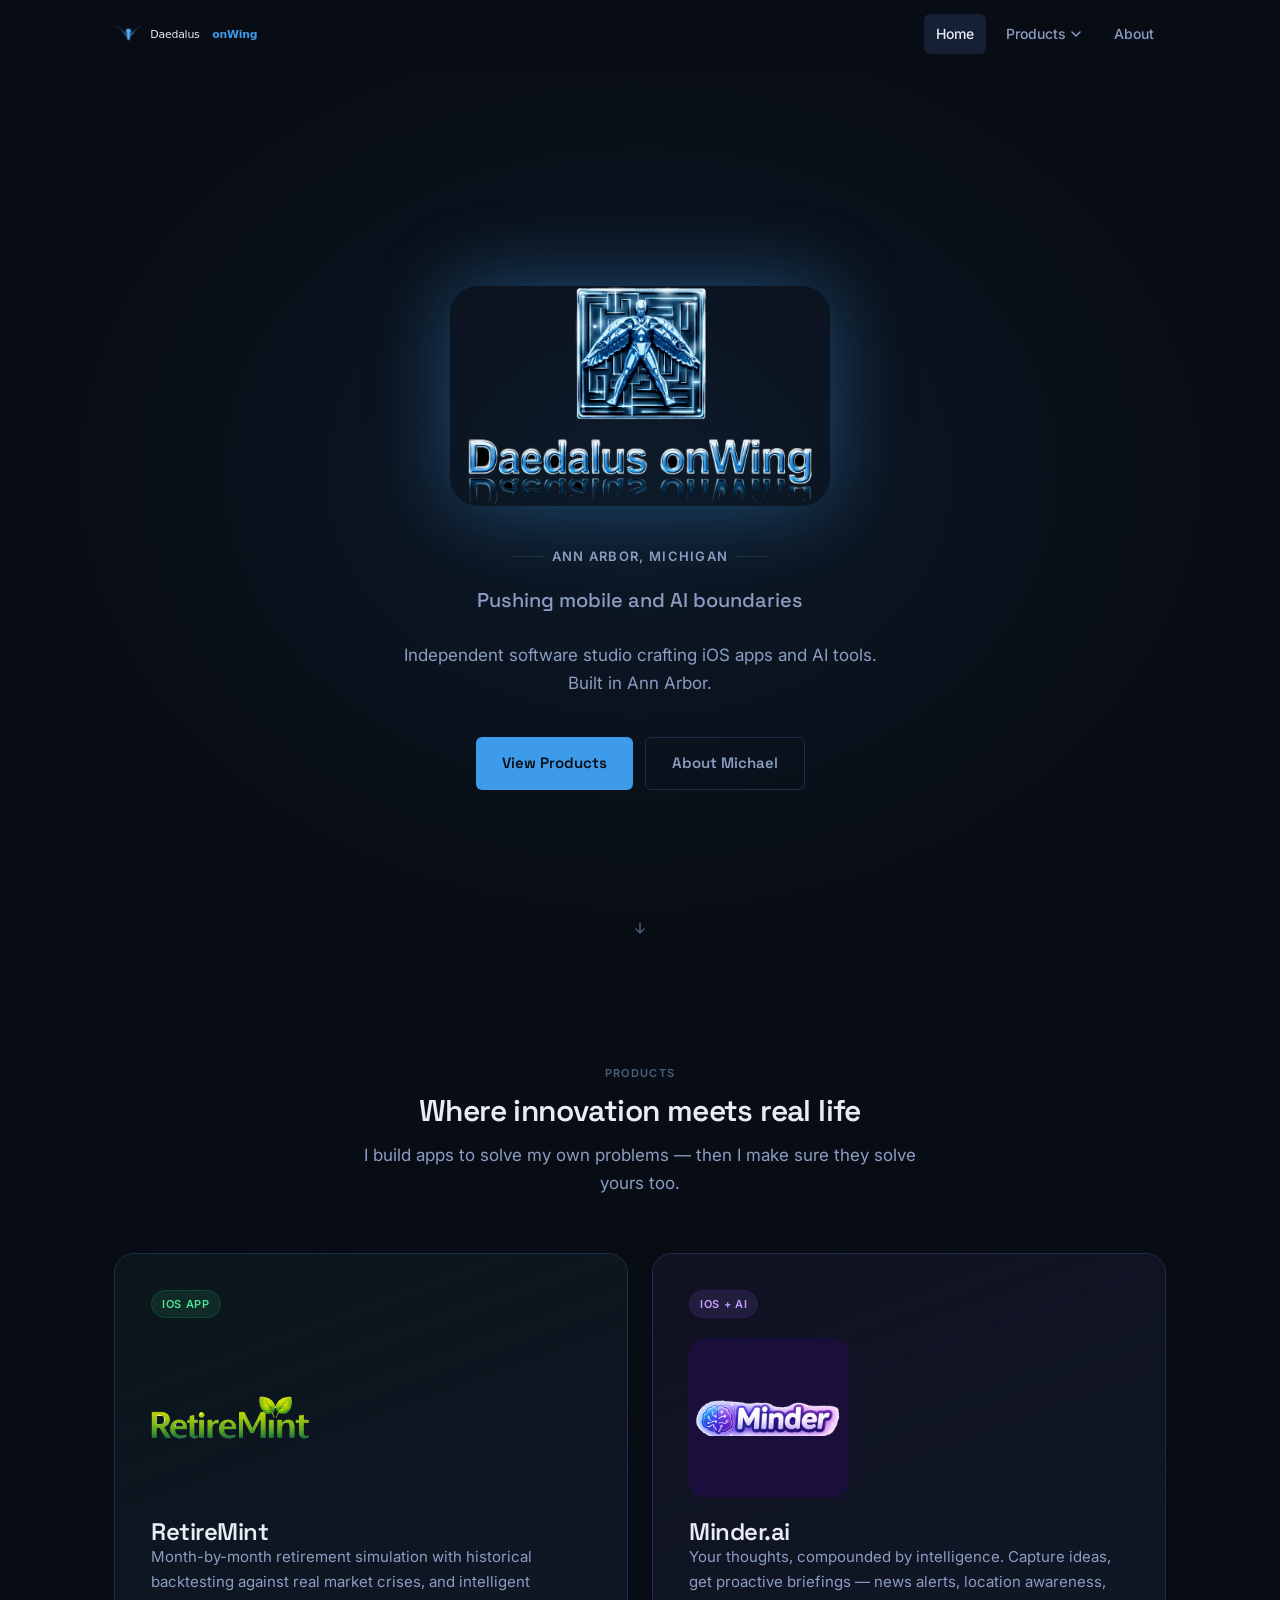
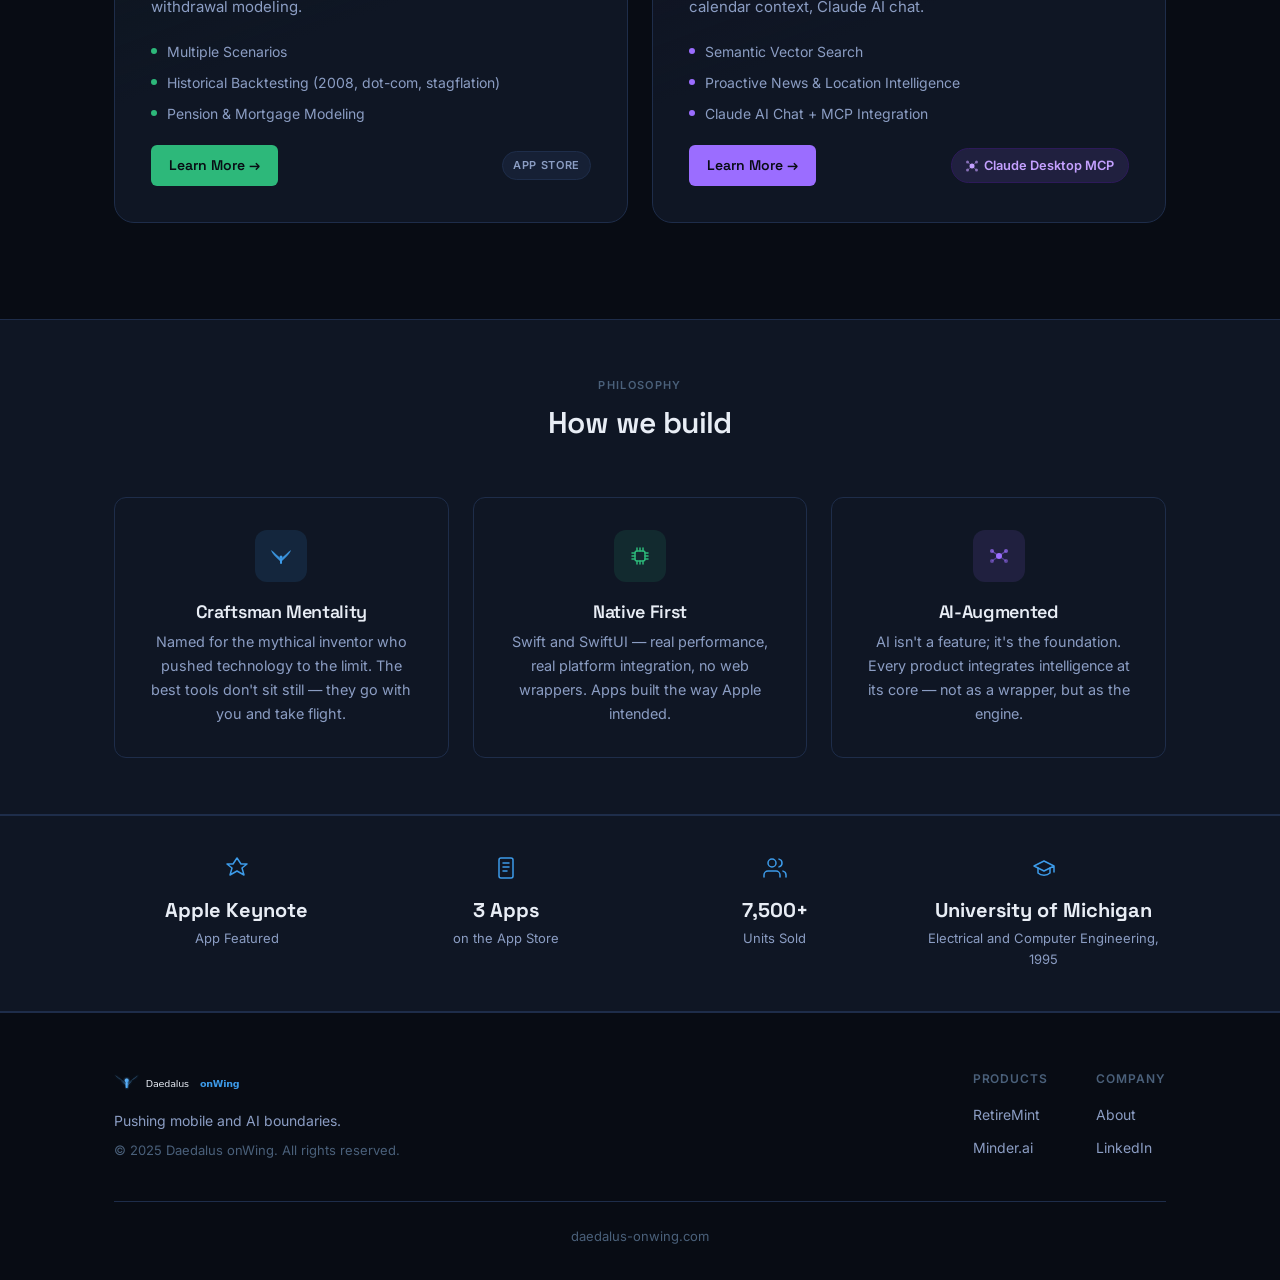
<file: index.html>
<!DOCTYPE html>
<html lang="en">
<head>
  <meta charset="UTF-8">
  <meta name="viewport" content="width=device-width, initial-scale=1.0">
  <title>Daedalus onWing — Pushing Mobile and AI Boundaries</title>
  <meta name="description" content="Independent software studio crafting iOS apps and AI tools. Home of RetireMint and Minder.ai. Built in Ann Arbor. Featured at Apple.">
  <meta property="og:type" content="website">
  <meta property="og:title" content="Daedalus onWing — Pushing Mobile and AI Boundaries">
  <meta property="og:description" content="Independent software studio crafting iOS apps and AI tools. Home of RetireMint and Minder.ai.">
  <meta property="og:url" content="https://daedalus-onwing.com/">
  <link rel="preconnect" href="https://fonts.googleapis.com">
  <link rel="preconnect" href="https://fonts.gstatic.com" crossorigin>
  <link href="https://fonts.googleapis.com/css2?family=Inter:wght@300;400;500;600;700&family=Space+Grotesk:wght@400;500;600;700&display=swap" rel="stylesheet">
  <link rel="stylesheet" href="/assets/css/main.css">
  <!-- Google tag (gtag.js) -->
  <script async src="https://www.googletagmanager.com/gtag/js?id=G-F9FZLNC073"></script>
  <script>
    window.dataLayer = window.dataLayer || [];
    function gtag(){dataLayer.push(arguments);}
    gtag('js', new Date());
    gtag('config', 'G-F9FZLNC073');
  </script>
</head>
<body>

<!-- ── Navigation ── -->
<nav class="nav" id="nav">
  <div class="nav-inner container">
    <a href="/index.html" class="nav-logo">
      <img src="/assets/svg/logo-daedalus.svg" alt="Daedalus onWing" height="32" width="160">
    </a>
    <ul class="nav-links">
      <li><a href="/index.html" class="nav-link active">Home</a></li>
      <li class="nav-item-dropdown">
        <button class="nav-link nav-dropdown-trigger" aria-expanded="false" aria-haspopup="true">
          Products
          <svg width="12" height="12" viewBox="0 0 12 12" fill="none">
            <path d="M2 4l4 4 4-4" stroke="currentColor" stroke-width="1.5" stroke-linecap="round" stroke-linejoin="round"/>
          </svg>
        </button>
        <div class="nav-dropdown">
          <a href="/products/retiremint.html" class="nav-dropdown-item">
            <img src="/assets/svg/logo-retiremint.svg" height="22" width="110" alt="">
            <div>
              <strong>RetireMint</strong>
              <span>Retirement planning simulator</span>
            </div>
          </a>
          <div class="nav-dropdown-divider"></div>
          <a href="/products/minder-ai.html" class="nav-dropdown-item">
            <img src="/assets/svg/logo-minder.svg" height="22" width="100" alt="">
            <div>
              <strong>Minder.ai</strong>
              <span>Proactive knowledge intelligence</span>
            </div>
          </a>
        </div>
      </li>
      <li><a href="/about.html" class="nav-link">About</a></li>
    </ul>
    <button class="nav-hamburger" aria-label="Open menu" aria-expanded="false">
      <span></span><span></span><span></span>
    </button>
  </div>
  <div class="nav-mobile-drawer">
    <a href="/index.html" class="nav-mobile-link">Home</a>
    <div class="nav-mobile-label">Products</div>
    <a href="/products/retiremint.html" class="nav-mobile-link nav-mobile-link--sub">RetireMint</a>
    <a href="/products/minder-ai.html"  class="nav-mobile-link nav-mobile-link--sub">Minder.ai</a>
    <a href="/about.html" class="nav-mobile-link">About</a>
  </div>
</nav>

<main style="padding-top: 68px;">

  <!-- ── Hero ── -->
  <section class="hero hero-glow-brand">
    <div class="hero-content">
      <div class="hero-logo-box animate-in">
        <img src="/assets/images/hero-daedalus2.png"
             alt="Daedalus onWing" class="hero-logo">
      </div>
      <div class="hero-eyebrow animate-in" style="--delay:100ms">Ann Arbor, Michigan</div>
      <p class="hero-tagline animate-in" style="--delay:240ms">
        Pushing mobile and AI boundaries
      </p>
      <p class="hero-desc animate-in" style="--delay:300ms">
        Independent software studio crafting iOS apps and AI tools.<br>
        Built in Ann Arbor.
      </p>
      <div class="hero-cta animate-in" style="--delay:380ms">
        <a href="#products" class="btn btn-primary">View Products</a>
        <a href="/about.html" class="btn btn-ghost">About Michael</a>
      </div>
    </div>
    <div class="scroll-indicator">
      <svg width="16" height="16" viewBox="0 0 16 16" fill="none">
        <path d="M8 3v10M4 9l4 4 4-4" stroke="currentColor" stroke-width="1.5" stroke-linecap="round" stroke-linejoin="round"/>
      </svg>
    </div>
  </section>

  <!-- ── Products ── -->
  <section class="section" id="products">
    <div class="container">
      <div class="section-header animate-in">
        <span class="section-label">Products</span>
        <h2>Where innovation meets real life</h2>
        <p>I build apps to solve my own problems — then I make sure they solve yours too.</p>
      </div>

      <div class="products-grid">
        <!-- RetireMint -->
        <div class="product-card product-card-mint animate-in" style="--delay:80ms">
          <div class="product-card-header">
            <span class="badge badge-mint">iOS App</span>
          </div>
          <img src="/assets/images/retiremint-logo.png"
               alt="RetireMint" class="product-logo"
               width="160" height="160"
               style="border-radius: 16px;">
          <div>
            <h3>RetireMint</h3>
            <p>Month-by-month retirement simulation with historical backtesting against real market crises, and intelligent withdrawal modeling.</p>
          </div>
          <div class="product-features">
            <div class="product-feature">
              <span class="product-feature-dot dot-mint"></span>
              Multiple Scenarios
            </div>
            <div class="product-feature">
              <span class="product-feature-dot dot-mint"></span>
              Historical Backtesting (2008, dot-com, stagflation)
            </div>
            <div class="product-feature">
              <span class="product-feature-dot dot-mint"></span>
              Pension &amp; Mortgage Modeling
            </div>
          </div>
          <div class="product-card-footer">
            <a href="/products/retiremint.html" class="btn btn-sm btn-mint">Learn More →</a>
            <span class="badge badge-neutral">App Store</span>
          </div>
        </div>

        <!-- Minder.ai -->
        <div class="product-card product-card-mind animate-in" style="--delay:160ms">
          <div class="product-card-header">
            <span class="badge badge-mind">iOS + AI</span>
          </div>
          <img src="/assets/images/minder-appname.png"
               alt="Minder.ai" class="product-logo"
               width="160" height="160"
               style="border-radius: 16px; object-fit: contain; background: #1a0f3a; padding: 6px;">
          <div>
            <h3>Minder.ai</h3>
            <p>Your thoughts, compounded by intelligence. Capture ideas, get proactive briefings — news alerts, location awareness, calendar context, Claude AI chat.</p>
          </div>
          <div class="product-features">
            <div class="product-feature">
              <span class="product-feature-dot dot-mind"></span>
              Semantic Vector Search
            </div>
            <div class="product-feature">
              <span class="product-feature-dot dot-mind"></span>
              Proactive News &amp; Location Intelligence
            </div>
            <div class="product-feature">
              <span class="product-feature-dot dot-mind"></span>
              Claude AI Chat + MCP Integration
            </div>
          </div>
          <div class="product-card-footer">
            <a href="/products/minder-ai.html" class="btn btn-sm btn-mind">Learn More →</a>
            <span class="mcp-pill">
              <svg width="12" height="12" viewBox="0 0 12 12" fill="none">
                <circle cx="6" cy="6" r="2.5" fill="currentColor"/>
                <circle cx="1.5" cy="2" r="1.5" fill="currentColor" opacity="0.6"/>
                <circle cx="10.5" cy="2" r="1.5" fill="currentColor" opacity="0.6"/>
                <circle cx="1.5" cy="10" r="1.5" fill="currentColor" opacity="0.6"/>
                <circle cx="10.5" cy="10" r="1.5" fill="currentColor" opacity="0.6"/>
                <line x1="6" y1="6" x2="1.5" y2="2" stroke="currentColor" stroke-width="0.8" opacity="0.5"/>
                <line x1="6" y1="6" x2="10.5" y2="2" stroke="currentColor" stroke-width="0.8" opacity="0.5"/>
                <line x1="6" y1="6" x2="1.5" y2="10" stroke="currentColor" stroke-width="0.8" opacity="0.5"/>
                <line x1="6" y1="6" x2="10.5" y2="10" stroke="currentColor" stroke-width="0.8" opacity="0.5"/>
              </svg>
              Claude Desktop MCP
            </span>
          </div>
        </div>
      </div>
    </div>
  </section>

  <!-- ── Studio Philosophy ── -->
  <section class="section-sm" style="background: var(--surface); border-top: 1px solid var(--border); border-bottom: 1px solid var(--border);">
    <div class="container">
      <div class="section-header animate-in">
        <span class="section-label">Philosophy</span>
        <h2>How we build</h2>
      </div>
      <div class="philosophy-grid">
        <div class="philosophy-card animate-in" style="--delay:60ms">
          <div class="philosophy-icon">
            <!-- Wing icon -->
            <svg width="24" height="24" viewBox="0 0 24 24" fill="none">
              <path d="M12 18C8 14 3 10 2 6c3 2 7 6 10 9z" fill="currentColor" opacity="0.9"/>
              <path d="M12 18c4-4 9-8 10-12-3 2-7 6-10 9z" fill="currentColor" opacity="0.9"/>
              <rect x="11" y="14" width="2" height="6" rx="1" fill="currentColor"/>
              <circle cx="12" cy="13" r="1.5" fill="currentColor"/>
            </svg>
          </div>
          <h3>Craftsman Mentality</h3>
          <p>Named for the mythical inventor who pushed technology to the limit. The best tools don't sit still — they go with you and take flight.</p>
        </div>
        <div class="philosophy-card animate-in" style="--delay:140ms">
          <div class="philosophy-icon" style="background: var(--mint-glow); color: var(--mint);">
            <!-- Chip icon -->
            <svg width="24" height="24" viewBox="0 0 24 24" fill="none">
              <rect x="7" y="7" width="10" height="10" rx="2" stroke="currentColor" stroke-width="1.5"/>
              <path d="M9 4v3M12 4v3M15 4v3M9 17v3M12 17v3M15 17v3M4 9h3M4 12h3M4 15h3M17 9h3M17 12h3M17 15h3" stroke="currentColor" stroke-width="1.5" stroke-linecap="round"/>
            </svg>
          </div>
          <h3>Native First</h3>
          <p>Swift and SwiftUI — real performance, real platform integration, no web wrappers. Apps built the way Apple intended.</p>
        </div>
        <div class="philosophy-card animate-in" style="--delay:220ms">
          <div class="philosophy-icon" style="background: var(--mind-glow); color: var(--mind);">
            <!-- Brain/nodes icon -->
            <svg width="24" height="24" viewBox="0 0 24 24" fill="none">
              <circle cx="12" cy="12" r="3" fill="currentColor"/>
              <circle cx="5" cy="7"  r="2" fill="currentColor" opacity="0.7"/>
              <circle cx="19" cy="7" r="2" fill="currentColor" opacity="0.7"/>
              <circle cx="5" cy="17" r="2" fill="currentColor" opacity="0.5"/>
              <circle cx="19" cy="17" r="2" fill="currentColor" opacity="0.5"/>
              <line x1="12" y1="12" x2="5"  y2="7"  stroke="currentColor" stroke-width="1.2" opacity="0.5"/>
              <line x1="12" y1="12" x2="19" y2="7"  stroke="currentColor" stroke-width="1.2" opacity="0.5"/>
              <line x1="12" y1="12" x2="5"  y2="17" stroke="currentColor" stroke-width="1.2" opacity="0.4"/>
              <line x1="12" y1="12" x2="19" y2="17" stroke="currentColor" stroke-width="1.2" opacity="0.4"/>
            </svg>
          </div>
          <h3>AI-Augmented</h3>
          <p>AI isn't a feature; it's the foundation. Every product integrates intelligence at its core — not as a wrapper, but as the engine.</p>
        </div>
      </div>
    </div>
  </section>

  <!-- ── Credibility Strip ── -->
  <section class="cred-strip">
    <div class="container">
      <div class="cred-grid">
        <div class="cred-item animate-in">
          <div class="cred-icon">
            <svg width="24" height="24" viewBox="0 0 24 24" fill="none">
              <path d="M12 2L8 8H2l5 4-2 7 7-4 7 4-2-7 5-4h-6z" stroke="currentColor" stroke-width="1.5" stroke-linejoin="round"/>
            </svg>
          </div>
          <div class="cred-value">Apple Keynote</div>
          <div class="cred-label">App Featured</div>
        </div>
        <div class="cred-item animate-in" style="--delay:80ms">
          <div class="cred-icon">
            <svg width="24" height="24" viewBox="0 0 24 24" fill="none">
              <rect x="5" y="2" width="14" height="20" rx="2" stroke="currentColor" stroke-width="1.5"/>
              <path d="M9 7h6M9 11h6M9 15h4" stroke="currentColor" stroke-width="1.5" stroke-linecap="round"/>
            </svg>
          </div>
          <div class="cred-value">3 Apps</div>
          <div class="cred-label">on the App Store</div>
        </div>
        <div class="cred-item animate-in" style="--delay:160ms">
          <div class="cred-icon">
            <svg width="24" height="24" viewBox="0 0 24 24" fill="none">
              <path d="M17 21v-2a4 4 0 0 0-4-4H5a4 4 0 0 0-4 4v2" stroke="currentColor" stroke-width="1.5" stroke-linecap="round"/>
              <circle cx="9" cy="7" r="4" stroke="currentColor" stroke-width="1.5"/>
              <path d="M23 21v-2a4 4 0 0 0-3-3.87M16 3.13a4 4 0 0 1 0 7.75" stroke="currentColor" stroke-width="1.5" stroke-linecap="round"/>
            </svg>
          </div>
          <div class="cred-value">7,500+</div>
          <div class="cred-label">Units Sold</div>
        </div>
        <div class="cred-item animate-in" style="--delay:240ms">
          <div class="cred-icon">
            <svg width="24" height="24" viewBox="0 0 24 24" fill="none">
              <path d="M22 10v6M2 10l10-5 10 5-10 5-10-5z" stroke="currentColor" stroke-width="1.5" stroke-linecap="round" stroke-linejoin="round"/>
              <path d="M6 12v5c3 3 9 3 12 0v-5" stroke="currentColor" stroke-width="1.5" stroke-linecap="round"/>
            </svg>
          </div>
          <div class="cred-value">University of Michigan</div>
          <div class="cred-label">Electrical and Computer Engineering, 1995</div>
        </div>
      </div>
    </div>
  </section>

</main>

<!-- ── Footer ── -->
<footer class="footer">
  <div class="container">
    <div class="footer-inner">
      <div class="footer-brand">
        <img src="/assets/svg/logo-daedalus.svg" alt="Daedalus onWing" height="28" width="140">
        <p class="footer-tagline">Pushing mobile and AI boundaries.</p>
        <p class="footer-copy">© 2025 Daedalus onWing. All rights reserved.</p>
      </div>
      <nav class="footer-nav">
        <div class="footer-col">
          <strong>Products</strong>
          <a href="/products/retiremint.html">RetireMint</a>
          <a href="/products/minder-ai.html">Minder.ai</a>
        </div>
        <div class="footer-col">
          <strong>Company</strong>
          <a href="/about.html">About</a>
          <a href="https://www.linkedin.com/in/MichaelASuarez" target="_blank" rel="noopener noreferrer">LinkedIn</a>
        </div>
      </nav>
    </div>
    <div class="footer-bottom">daedalus-onwing.com</div>
  </div>
</footer>

<script src="/assets/js/main.js"></script>
</body>
</html>
</file>
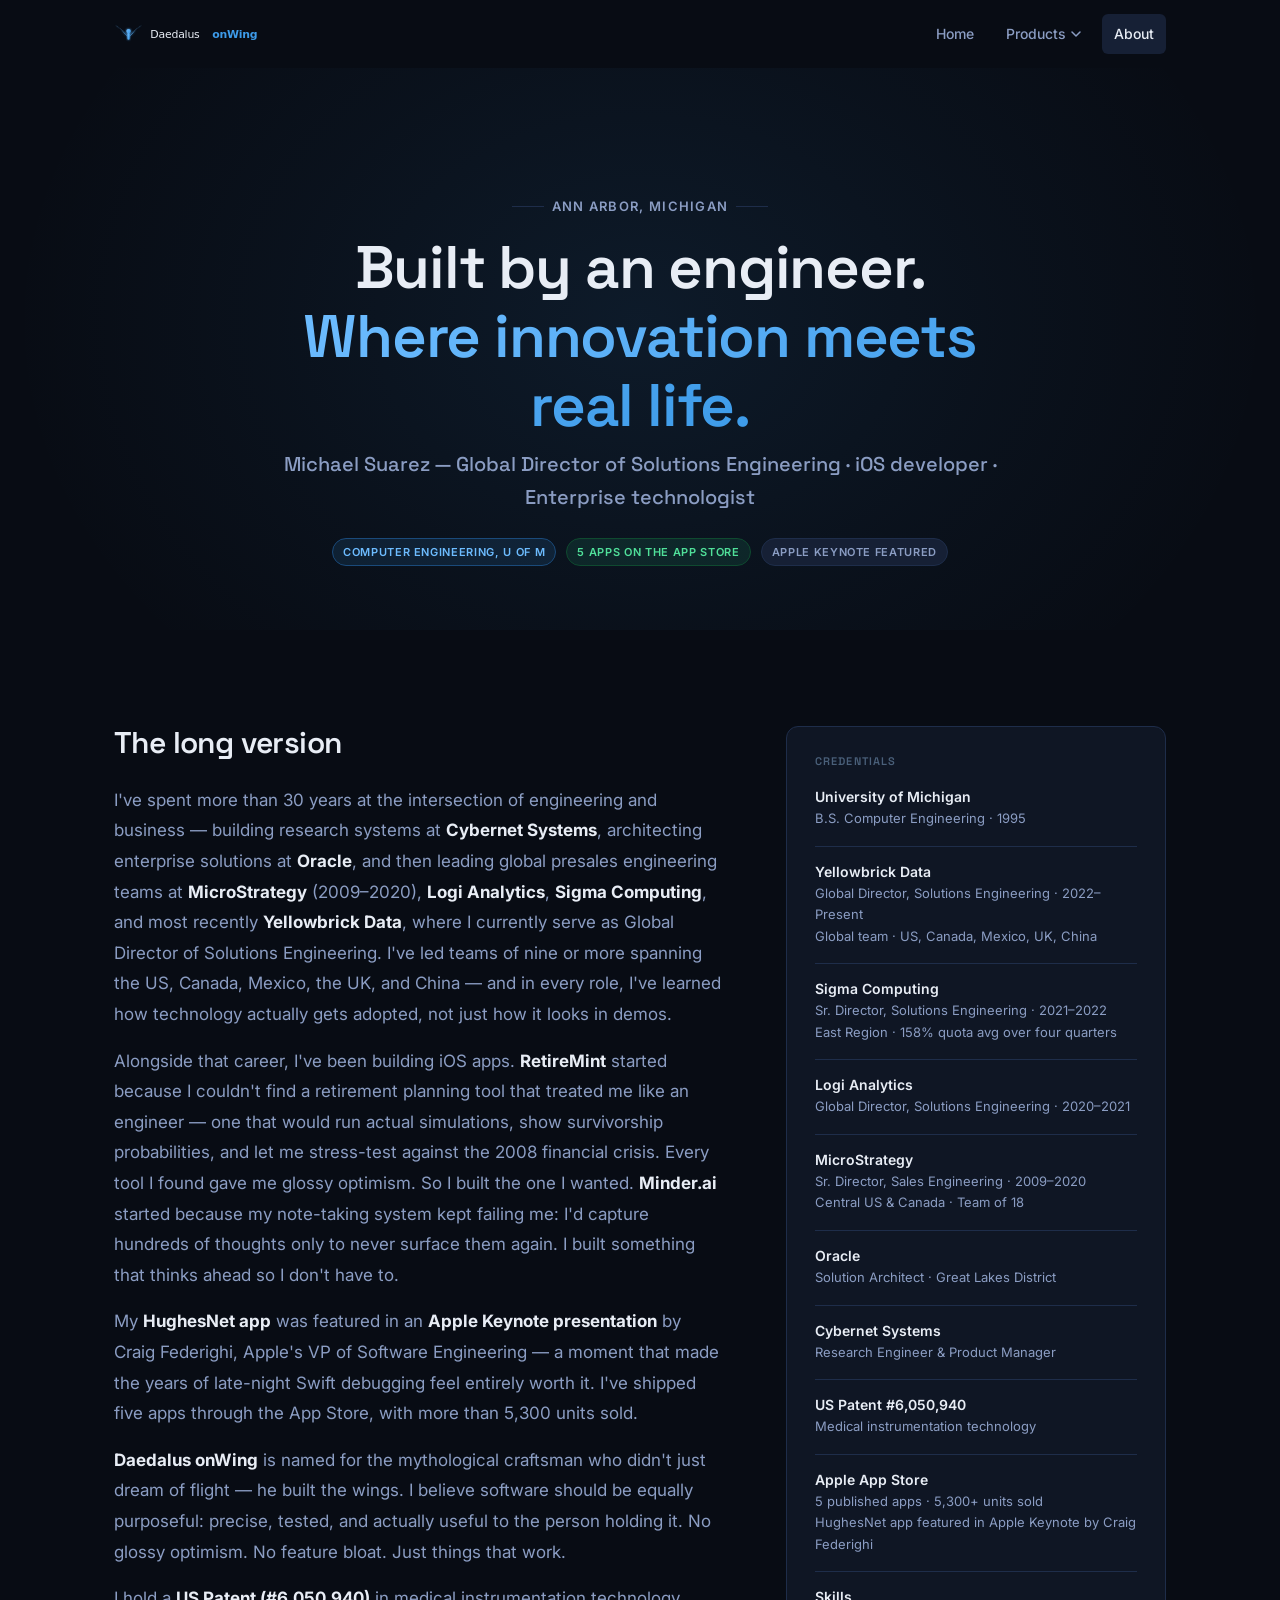
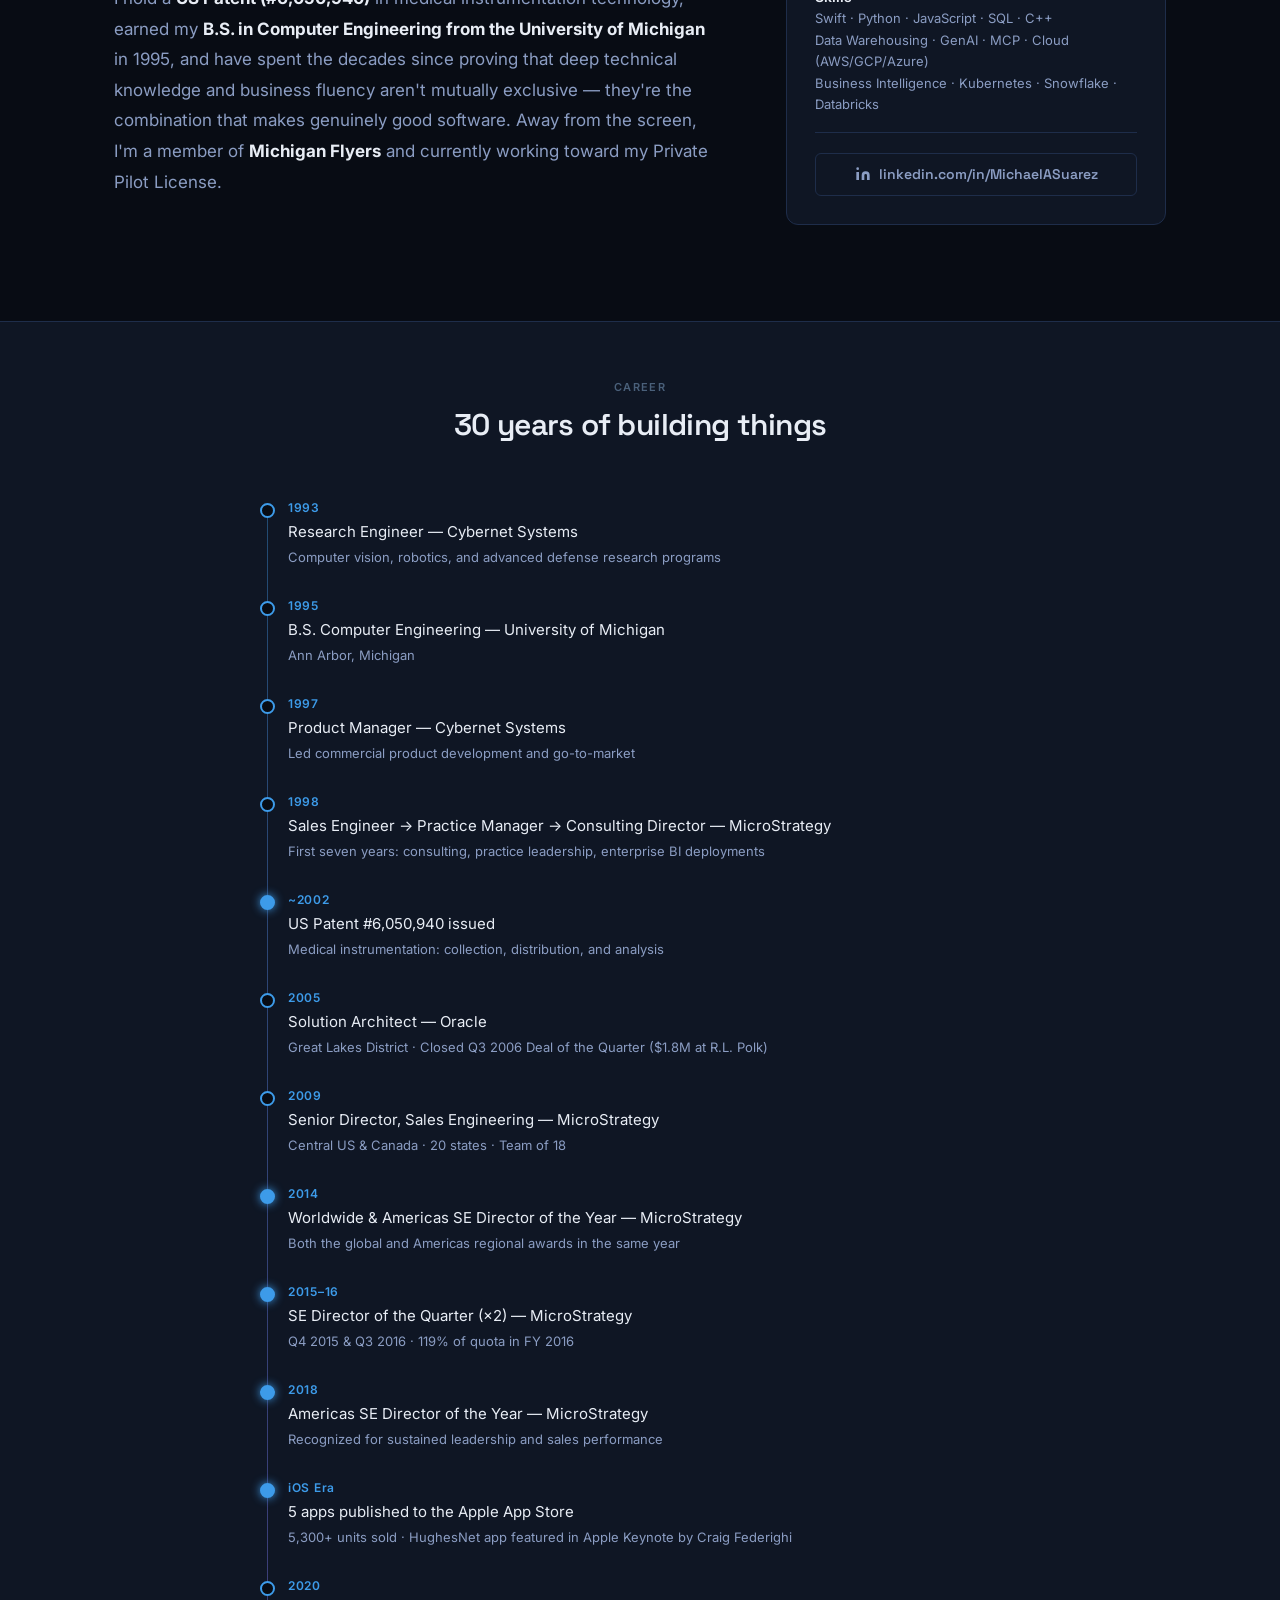
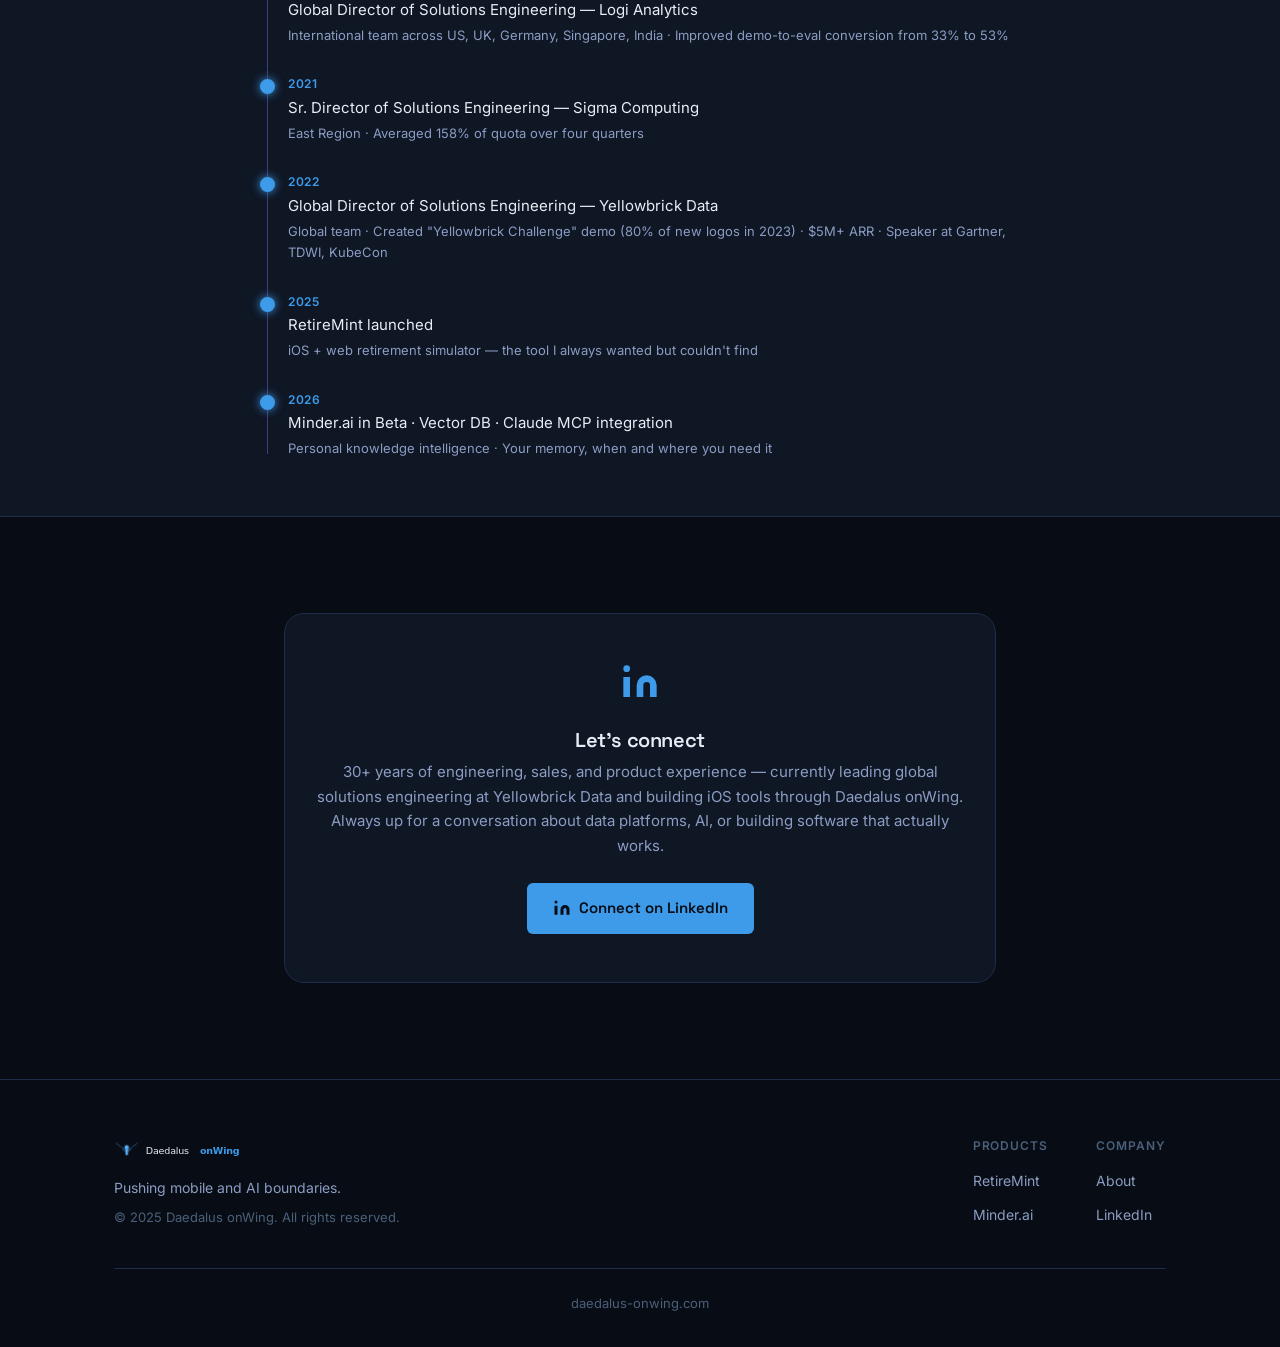
<file: about.html>
<!DOCTYPE html>
<html lang="en">
<head>
  <meta charset="UTF-8">
  <meta name="viewport" content="width=device-width, initial-scale=1.0">
  <title>About Michael Suarez — Daedalus onWing</title>
  <meta name="description" content="Michael Suarez is a global solutions engineering leader, iOS developer, and enterprise technologist based in Ann Arbor, Michigan. Currently Global Director of Solutions Engineering at Yellowbrick Data. Founder of Daedalus onWing.">
  <meta property="og:type" content="website">
  <meta property="og:title" content="About Michael Suarez — Daedalus onWing">
  <meta property="og:description" content="Solutions engineering leader and iOS developer. 30+ years at the intersection of engineering and business. Currently at Yellowbrick Data. Founder of Daedalus onWing.">
  <meta property="og:url" content="https://daedalus-onwing.com/about.html">
  <link rel="preconnect" href="https://fonts.googleapis.com">
  <link rel="preconnect" href="https://fonts.gstatic.com" crossorigin>
  <link href="https://fonts.googleapis.com/css2?family=Inter:wght@300;400;500;600;700&family=Space+Grotesk:wght@400;500;600;700&display=swap" rel="stylesheet">
  <link rel="stylesheet" href="/assets/css/main.css">
  <!-- Google tag (gtag.js) -->
  <script async src="https://www.googletagmanager.com/gtag/js?id=G-F9FZLNC073"></script>
  <script>
    window.dataLayer = window.dataLayer || [];
    function gtag(){dataLayer.push(arguments);}
    gtag('js', new Date());
    gtag('config', 'G-F9FZLNC073');
  </script>
</head>
<body>

<!-- ── Navigation ── -->
<nav class="nav" id="nav">
  <div class="nav-inner container">
    <a href="/index.html" class="nav-logo">
      <img src="/assets/svg/logo-daedalus.svg" alt="Daedalus onWing" height="32" width="160">
    </a>
    <ul class="nav-links">
      <li><a href="/index.html" class="nav-link">Home</a></li>
      <li class="nav-item-dropdown">
        <button class="nav-link nav-dropdown-trigger" aria-expanded="false" aria-haspopup="true">
          Products
          <svg width="12" height="12" viewBox="0 0 12 12" fill="none">
            <path d="M2 4l4 4 4-4" stroke="currentColor" stroke-width="1.5" stroke-linecap="round" stroke-linejoin="round"/>
          </svg>
        </button>
        <div class="nav-dropdown">
          <a href="/products/retiremint.html" class="nav-dropdown-item">
            <img src="/assets/svg/logo-retiremint.svg" height="22" width="110" alt="">
            <div>
              <strong>RetireMint</strong>
              <span>Retirement planning simulator</span>
            </div>
          </a>
          <div class="nav-dropdown-divider"></div>
          <a href="/products/minder-ai.html" class="nav-dropdown-item">
            <img src="/assets/svg/logo-minder.svg" height="22" width="100" alt="">
            <div>
              <strong>Minder.ai</strong>
              <span>Proactive knowledge intelligence</span>
            </div>
          </a>
        </div>
      </li>
      <li><a href="/about.html" class="nav-link active">About</a></li>
    </ul>
    <button class="nav-hamburger" aria-label="Open menu" aria-expanded="false">
      <span></span><span></span><span></span>
    </button>
  </div>
  <div class="nav-mobile-drawer">
    <a href="/index.html" class="nav-mobile-link">Home</a>
    <div class="nav-mobile-label">Products</div>
    <a href="/products/retiremint.html" class="nav-mobile-link nav-mobile-link--sub">RetireMint</a>
    <a href="/products/minder-ai.html"  class="nav-mobile-link nav-mobile-link--sub">Minder.ai</a>
    <a href="/about.html" class="nav-mobile-link">About</a>
  </div>
</nav>

<main style="padding-top: 68px;">

  <!-- ── Hero ── -->
  <section class="hero hero-glow-brand" style="min-height: 50vh; padding-bottom: 64px;">
    <div class="hero-content">
      <div class="hero-eyebrow animate-in">Ann Arbor, Michigan</div>
      <h1 class="animate-in" style="--delay:80ms">
        Built by an engineer.<br>
        <span class="grad-brand">Where innovation meets real life.</span>
      </h1>
      <p class="hero-tagline animate-in" style="--delay:160ms">
        Michael Suarez — Global Director of Solutions Engineering · iOS developer · Enterprise technologist
      </p>
      <div class="animate-in" style="--delay:240ms">
        <div style="display: flex; gap: 10px; justify-content: center; flex-wrap: wrap; margin-top: 8px;">
          <span class="badge badge-brand">Computer Engineering, U of M</span>
          <span class="badge badge-mint">5 Apps on the App Store</span>
          <span class="badge badge-neutral">Apple Keynote Featured</span>
        </div>
      </div>
    </div>
  </section>

  <!-- ── Bio + Credentials ── -->
  <section class="section">
    <div class="container">
      <div class="about-grid">

        <!-- Narrative bio -->
        <div class="about-bio animate-in">
          <h2>The long version</h2>

          <p>I've spent more than 30 years at the intersection of engineering and business — building research systems at <strong>Cybernet Systems</strong>, architecting enterprise solutions at <strong>Oracle</strong>, and then leading global presales engineering teams at <strong>MicroStrategy</strong> (2009–2020), <strong>Logi Analytics</strong>, <strong>Sigma Computing</strong>, and most recently <strong>Yellowbrick Data</strong>, where I currently serve as Global Director of Solutions Engineering. I've led teams of nine or more spanning the US, Canada, Mexico, the UK, and China — and in every role, I've learned how technology actually gets adopted, not just how it looks in demos.</p>

          <p>Alongside that career, I've been building iOS apps. <strong>RetireMint</strong> started because I couldn't find a retirement planning tool that treated me like an engineer — one that would run actual simulations, show survivorship probabilities, and let me stress-test against the 2008 financial crisis. Every tool I found gave me glossy optimism. So I built the one I wanted. <strong>Minder.ai</strong> started because my note-taking system kept failing me: I'd capture hundreds of thoughts only to never surface them again. I built something that thinks ahead so I don't have to.</p>

          <p>My <strong>HughesNet app</strong> was featured in an <strong>Apple Keynote presentation</strong> by Craig Federighi, Apple's VP of Software Engineering — a moment that made the years of late-night Swift debugging feel entirely worth it. I've shipped five apps through the App Store, with more than 5,300 units sold.</p>

          <p><strong>Daedalus onWing</strong> is named for the mythological craftsman who didn't just dream of flight — he built the wings. I believe software should be equally purposeful: precise, tested, and actually useful to the person holding it. No glossy optimism. No feature bloat. Just things that work.</p>

          <p>I hold a <strong>US Patent (#6,050,940)</strong> in medical instrumentation technology, earned my <strong>B.S. in Computer Engineering from the University of Michigan</strong> in 1995, and have spent the decades since proving that deep technical knowledge and business fluency aren't mutually exclusive — they're the combination that makes genuinely good software. Away from the screen, I'm a member of <strong>Michigan Flyers</strong> and currently working toward my Private Pilot License.</p>
        </div>

        <!-- Credentials panel -->
        <div class="credentials-panel animate-in" style="--delay:120ms">
          <h4>Credentials</h4>
          <div class="cred-list">

            <div class="cred-entry">
              <div class="cred-entry-title">University of Michigan</div>
              <div class="cred-entry-sub">B.S. Computer Engineering · 1995</div>
            </div>

            <div class="cred-divider"></div>

            <div class="cred-entry">
              <div class="cred-entry-title">Yellowbrick Data</div>
              <div class="cred-entry-sub">Global Director, Solutions Engineering · 2022–Present<br>Global team · US, Canada, Mexico, UK, China</div>
            </div>

            <div class="cred-divider"></div>

            <div class="cred-entry">
              <div class="cred-entry-title">Sigma Computing</div>
              <div class="cred-entry-sub">Sr. Director, Solutions Engineering · 2021–2022<br>East Region · 158% quota avg over four quarters</div>
            </div>

            <div class="cred-divider"></div>

            <div class="cred-entry">
              <div class="cred-entry-title">Logi Analytics</div>
              <div class="cred-entry-sub">Global Director, Solutions Engineering · 2020–2021</div>
            </div>

            <div class="cred-divider"></div>

            <div class="cred-entry">
              <div class="cred-entry-title">MicroStrategy</div>
              <div class="cred-entry-sub">Sr. Director, Sales Engineering · 2009–2020<br>Central US &amp; Canada · Team of 18</div>
            </div>

            <div class="cred-divider"></div>

            <div class="cred-entry">
              <div class="cred-entry-title">Oracle</div>
              <div class="cred-entry-sub">Solution Architect · Great Lakes District</div>
            </div>

            <div class="cred-divider"></div>

            <div class="cred-entry">
              <div class="cred-entry-title">Cybernet Systems</div>
              <div class="cred-entry-sub">Research Engineer &amp; Product Manager</div>
            </div>

            <div class="cred-divider"></div>

            <div class="cred-entry">
              <div class="cred-entry-title">US Patent #6,050,940</div>
              <div class="cred-entry-sub">Medical instrumentation technology</div>
            </div>

            <div class="cred-divider"></div>

            <div class="cred-entry">
              <div class="cred-entry-title">Apple App Store</div>
              <div class="cred-entry-sub">5 published apps · 5,300+ units sold<br>HughesNet app featured in Apple Keynote by Craig Federighi</div>
            </div>

            <div class="cred-divider"></div>

            <div class="cred-entry">
              <div class="cred-entry-title">Skills</div>
              <div class="cred-entry-sub">Swift · Python · JavaScript · SQL · C++<br>Data Warehousing · GenAI · MCP · Cloud (AWS/GCP/Azure)<br>Business Intelligence · Kubernetes · Snowflake · Databricks</div>
            </div>

            <div class="cred-divider"></div>

            <div style="padding-top: 4px;">
              <a href="https://www.linkedin.com/in/MichaelASuarez"
                 target="_blank" rel="noopener noreferrer"
                 class="btn btn-ghost btn-sm"
                 style="width: 100%; justify-content: center;">
                <svg width="16" height="16" viewBox="0 0 24 24" fill="currentColor">
                  <path d="M16 8a6 6 0 0 1 6 6v7h-4v-7a2 2 0 0 0-2-2 2 2 0 0 0-2 2v7h-4v-7a6 6 0 0 1 6-6zM2 9h4v12H2z"/>
                  <circle cx="4" cy="4" r="2"/>
                </svg>
                linkedin.com/in/MichaelASuarez
              </a>
            </div>

          </div>
        </div>

      </div>
    </div>
  </section>

  <!-- ── Timeline ── -->
  <section class="section-sm" style="background: var(--surface); border-top: 1px solid var(--border); border-bottom: 1px solid var(--border);">
    <div class="container">
      <div class="section-header animate-in">
        <span class="section-label">Career</span>
        <h2>30 years of building things</h2>
      </div>
      <div class="container-narrow" style="padding: 0;">
        <div class="timeline animate-in" style="--delay:80ms">

          <div class="timeline-item">
            <div class="timeline-dot"></div>
            <div class="timeline-year">1993</div>
            <div class="timeline-desc">Research Engineer — Cybernet Systems</div>
            <div class="timeline-sub">Computer vision, robotics, and advanced defense research programs</div>
          </div>

          <div class="timeline-item">
            <div class="timeline-dot"></div>
            <div class="timeline-year">1995</div>
            <div class="timeline-desc">B.S. Computer Engineering — University of Michigan</div>
            <div class="timeline-sub">Ann Arbor, Michigan</div>
          </div>

          <div class="timeline-item">
            <div class="timeline-dot"></div>
            <div class="timeline-year">1997</div>
            <div class="timeline-desc">Product Manager — Cybernet Systems</div>
            <div class="timeline-sub">Led commercial product development and go-to-market</div>
          </div>

          <div class="timeline-item">
            <div class="timeline-dot"></div>
            <div class="timeline-year">1998</div>
            <div class="timeline-desc">Sales Engineer → Practice Manager → Consulting Director — MicroStrategy</div>
            <div class="timeline-sub">First seven years: consulting, practice leadership, enterprise BI deployments</div>
          </div>

          <div class="timeline-item highlight">
            <div class="timeline-dot"></div>
            <div class="timeline-year">~2002</div>
            <div class="timeline-desc">US Patent #6,050,940 issued</div>
            <div class="timeline-sub">Medical instrumentation: collection, distribution, and analysis</div>
          </div>

          <div class="timeline-item">
            <div class="timeline-dot"></div>
            <div class="timeline-year">2005</div>
            <div class="timeline-desc">Solution Architect — Oracle</div>
            <div class="timeline-sub">Great Lakes District · Closed Q3 2006 Deal of the Quarter ($1.8M at R.L. Polk)</div>
          </div>

          <div class="timeline-item">
            <div class="timeline-dot"></div>
            <div class="timeline-year">2009</div>
            <div class="timeline-desc">Senior Director, Sales Engineering — MicroStrategy</div>
            <div class="timeline-sub">Central US &amp; Canada · 20 states · Team of 18</div>
          </div>

          <div class="timeline-item highlight">
            <div class="timeline-dot"></div>
            <div class="timeline-year">2014</div>
            <div class="timeline-desc">Worldwide &amp; Americas SE Director of the Year — MicroStrategy</div>
            <div class="timeline-sub">Both the global and Americas regional awards in the same year</div>
          </div>

          <div class="timeline-item highlight">
            <div class="timeline-dot"></div>
            <div class="timeline-year">2015–16</div>
            <div class="timeline-desc">SE Director of the Quarter (×2) — MicroStrategy</div>
            <div class="timeline-sub">Q4 2015 &amp; Q3 2016 · 119% of quota in FY 2016</div>
          </div>

          <div class="timeline-item highlight">
            <div class="timeline-dot"></div>
            <div class="timeline-year">2018</div>
            <div class="timeline-desc">Americas SE Director of the Year — MicroStrategy</div>
            <div class="timeline-sub">Recognized for sustained leadership and sales performance</div>
          </div>

          <div class="timeline-item highlight">
            <div class="timeline-dot"></div>
            <div class="timeline-year">iOS Era</div>
            <div class="timeline-desc">5 apps published to the Apple App Store</div>
            <div class="timeline-sub">5,300+ units sold · HughesNet app featured in Apple Keynote by Craig Federighi</div>
          </div>

          <div class="timeline-item">
            <div class="timeline-dot"></div>
            <div class="timeline-year">2020</div>
            <div class="timeline-desc">Global Director of Solutions Engineering — Logi Analytics</div>
            <div class="timeline-sub">International team across US, UK, Germany, Singapore, India · Improved demo-to-eval conversion from 33% to 53%</div>
          </div>

          <div class="timeline-item highlight">
            <div class="timeline-dot"></div>
            <div class="timeline-year">2021</div>
            <div class="timeline-desc">Sr. Director of Solutions Engineering — Sigma Computing</div>
            <div class="timeline-sub">East Region · Averaged 158% of quota over four quarters</div>
          </div>

          <div class="timeline-item highlight">
            <div class="timeline-dot"></div>
            <div class="timeline-year">2022</div>
            <div class="timeline-desc">Global Director of Solutions Engineering — Yellowbrick Data</div>
            <div class="timeline-sub">Global team · Created "Yellowbrick Challenge" demo (80% of new logos in 2023) · $5M+ ARR · Speaker at Gartner, TDWI, KubeCon</div>
          </div>

          <div class="timeline-item highlight">
            <div class="timeline-dot"></div>
            <div class="timeline-year">2025</div>
            <div class="timeline-desc">RetireMint launched</div>
            <div class="timeline-sub">iOS + web retirement simulator — the tool I always wanted but couldn't find</div>
          </div>

          <div class="timeline-item highlight">
            <div class="timeline-dot"></div>
            <div class="timeline-year">2026</div>
            <div class="timeline-desc">Minder.ai in Beta · Vector DB · Claude MCP integration</div>
            <div class="timeline-sub">Personal knowledge intelligence · Your memory, when and where you need it</div>
          </div>
        </div>
      </div>
    </div>
  </section>

  <!-- ── Connect ── -->
  <section class="section">
    <div class="container-narrow">
      <div class="linkedin-cta animate-in">
        <div style="margin-bottom: 20px;">
          <svg width="40" height="40" viewBox="0 0 24 24" fill="var(--brand)">
            <path d="M16 8a6 6 0 0 1 6 6v7h-4v-7a2 2 0 0 0-2-2 2 2 0 0 0-2 2v7h-4v-7a6 6 0 0 1 6-6zM2 9h4v12H2z"/>
            <circle cx="4" cy="4" r="2" fill="var(--brand)"/>
          </svg>
        </div>
        <h3>Let's connect</h3>
        <p>30+ years of engineering, sales, and product experience — currently leading global solutions engineering at Yellowbrick Data and building iOS tools through Daedalus onWing. Always up for a conversation about data platforms, AI, or building software that actually works.</p>
        <a href="https://www.linkedin.com/in/MichaelASuarez"
           target="_blank" rel="noopener noreferrer"
           class="btn btn-primary">
          <svg width="18" height="18" viewBox="0 0 24 24" fill="currentColor">
            <path d="M16 8a6 6 0 0 1 6 6v7h-4v-7a2 2 0 0 0-2-2 2 2 0 0 0-2 2v7h-4v-7a6 6 0 0 1 6-6zM2 9h4v12H2z"/>
            <circle cx="4" cy="4" r="2"/>
          </svg>
          Connect on LinkedIn
        </a>
      </div>
    </div>
  </section>

</main>

<!-- ── Footer ── -->
<footer class="footer">
  <div class="container">
    <div class="footer-inner">
      <div class="footer-brand">
        <img src="/assets/svg/logo-daedalus.svg" alt="Daedalus onWing" height="28" width="140">
        <p class="footer-tagline">Pushing mobile and AI boundaries.</p>
        <p class="footer-copy">© 2025 Daedalus onWing. All rights reserved.</p>
      </div>
      <nav class="footer-nav">
        <div class="footer-col">
          <strong>Products</strong>
          <a href="/products/retiremint.html">RetireMint</a>
          <a href="/products/minder-ai.html">Minder.ai</a>
        </div>
        <div class="footer-col">
          <strong>Company</strong>
          <a href="/about.html">About</a>
          <a href="https://www.linkedin.com/in/MichaelASuarez" target="_blank" rel="noopener noreferrer">LinkedIn</a>
        </div>
      </nav>
    </div>
    <div class="footer-bottom">daedalus-onwing.com</div>
  </div>
</footer>

<script src="/assets/js/main.js"></script>
</body>
</html>
</file>
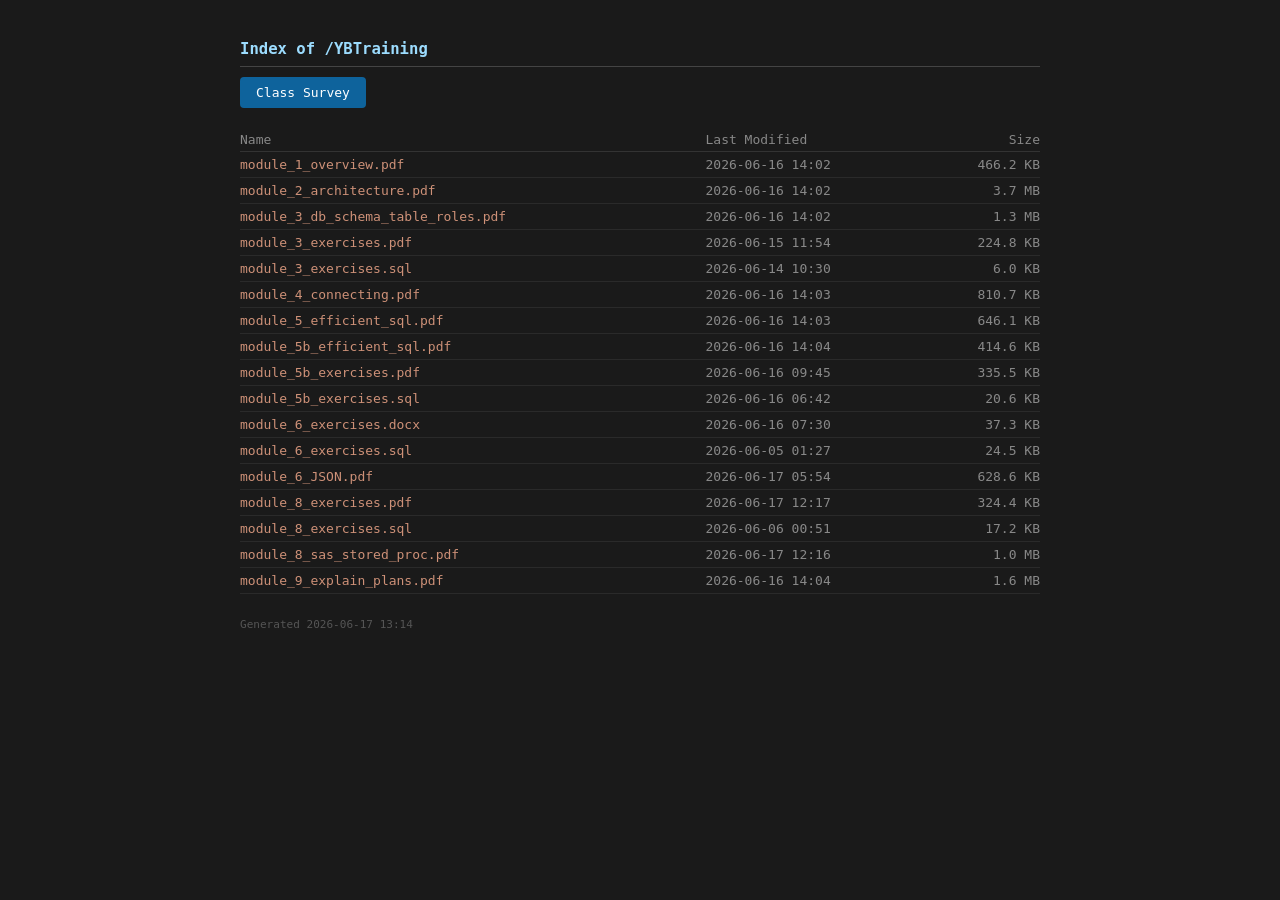
<file: training.html>
<!DOCTYPE html>
<html lang="en">
<head>
  <meta charset="UTF-8">
  <meta name="viewport" content="width=device-width, initial-scale=1.0">
  <title>YB Training Materials</title>
  <style>
    body {
      font-family: monospace;
      max-width: 800px;
      margin: 40px auto;
      padding: 0 20px;
      background: #1a1a1a;
      color: #d4d4d4;
    }
    h1 {
      font-size: 1.2em;
      color: #9cdcfe;
      border-bottom: 1px solid #444;
      padding-bottom: 8px;
    }
    table {
      width: 100%;
      border-collapse: collapse;
    }
    th {
      text-align: left;
      color: #888;
      font-weight: normal;
      padding: 4px 12px 4px 0;
      border-bottom: 1px solid #333;
    }
    td {
      padding: 5px 12px 5px 0;
      border-bottom: 1px solid #2a2a2a;
    }
    a {
      color: #ce9178;
      text-decoration: none;
    }
    a:hover {
      text-decoration: underline;
    }
    .size { color: #888; text-align: right; padding-right: 0; }
    .date { color: #888; }
    .empty { color: #666; margin-top: 20px; }
    .survey-button {
      display: inline-block;
      background: #0e639c;
      color: #fff;
      padding: 8px 16px;
      border-radius: 4px;
      margin-bottom: 20px;
      text-decoration: none;
    }
    .survey-button:hover {
      background: #1177bb;
      text-decoration: none;
    }
  </style>
</head>
<body>
  <h1>Index of /YBTraining</h1>
  <a class="survey-button" href="https://forms.gle/7ZSJgxB59o8p61Sd8" target="_blank" rel="noopener">Class Survey</a>
  <table>
    <thead>
      <tr>
        <th>Name</th>
        <th>Last Modified</th>
        <th class="size">Size</th>
      </tr>
    </thead>
    <tbody>
      <tr>
        <td><a href="YBTraining/module_1_overview.pdf">module_1_overview.pdf</a></td>
        <td class="date">2026-06-16 14:02</td>
        <td class="size">466.2 KB</td>
      </tr>
      <tr>
        <td><a href="YBTraining/module_2_architecture.pdf">module_2_architecture.pdf</a></td>
        <td class="date">2026-06-16 14:02</td>
        <td class="size">3.7 MB</td>
      </tr>
      <tr>
        <td><a href="YBTraining/module_3_db_schema_table_roles.pdf">module_3_db_schema_table_roles.pdf</a></td>
        <td class="date">2026-06-16 14:02</td>
        <td class="size">1.3 MB</td>
      </tr>
      <tr>
        <td><a href="YBTraining/module_3_exercises.pdf">module_3_exercises.pdf</a></td>
        <td class="date">2026-06-15 11:54</td>
        <td class="size">224.8 KB</td>
      </tr>
      <tr>
        <td><a href="YBTraining/module_3_exercises.sql">module_3_exercises.sql</a></td>
        <td class="date">2026-06-14 10:30</td>
        <td class="size">6.0 KB</td>
      </tr>
      <tr>
        <td><a href="YBTraining/module_4_connecting.pdf">module_4_connecting.pdf</a></td>
        <td class="date">2026-06-16 14:03</td>
        <td class="size">810.7 KB</td>
      </tr>
      <tr>
        <td><a href="YBTraining/module_5_efficient_sql.pdf">module_5_efficient_sql.pdf</a></td>
        <td class="date">2026-06-16 14:03</td>
        <td class="size">646.1 KB</td>
      </tr>
      <tr>
        <td><a href="YBTraining/module_5b_efficient_sql.pdf">module_5b_efficient_sql.pdf</a></td>
        <td class="date">2026-06-16 14:04</td>
        <td class="size">414.6 KB</td>
      </tr>
      <tr>
        <td><a href="YBTraining/module_5b_exercises.pdf">module_5b_exercises.pdf</a></td>
        <td class="date">2026-06-16 09:45</td>
        <td class="size">335.5 KB</td>
      </tr>
      <tr>
        <td><a href="YBTraining/module_5b_exercises.sql">module_5b_exercises.sql</a></td>
        <td class="date">2026-06-16 06:42</td>
        <td class="size">20.6 KB</td>
      </tr>
      <tr>
        <td><a href="YBTraining/module_6_exercises.docx">module_6_exercises.docx</a></td>
        <td class="date">2026-06-16 07:30</td>
        <td class="size">37.3 KB</td>
      </tr>
      <tr>
        <td><a href="YBTraining/module_6_exercises.sql">module_6_exercises.sql</a></td>
        <td class="date">2026-06-05 01:27</td>
        <td class="size">24.5 KB</td>
      </tr>
      <tr>
        <td><a href="YBTraining/module_6_JSON.pdf">module_6_JSON.pdf</a></td>
        <td class="date">2026-06-17 05:54</td>
        <td class="size">628.6 KB</td>
      </tr>
      <tr>
        <td><a href="YBTraining/module_8_exercises.pdf">module_8_exercises.pdf</a></td>
        <td class="date">2026-06-17 12:17</td>
        <td class="size">324.4 KB</td>
      </tr>
      <tr>
        <td><a href="YBTraining/module_8_exercises.sql">module_8_exercises.sql</a></td>
        <td class="date">2026-06-06 00:51</td>
        <td class="size">17.2 KB</td>
      </tr>
      <tr>
        <td><a href="YBTraining/module_8_sas_stored_proc.pdf">module_8_sas_stored_proc.pdf</a></td>
        <td class="date">2026-06-17 12:16</td>
        <td class="size">1.0 MB</td>
      </tr>
      <tr>
        <td><a href="YBTraining/module_9_explain_plans.pdf">module_9_explain_plans.pdf</a></td>
        <td class="date">2026-06-16 14:04</td>
        <td class="size">1.6 MB</td>
      </tr>
    </tbody>
  </table>
  <p style="color:#555; font-size:0.85em; margin-top:24px;">Generated 2026-06-17 13:14</p>
</body>
</html>
</file>
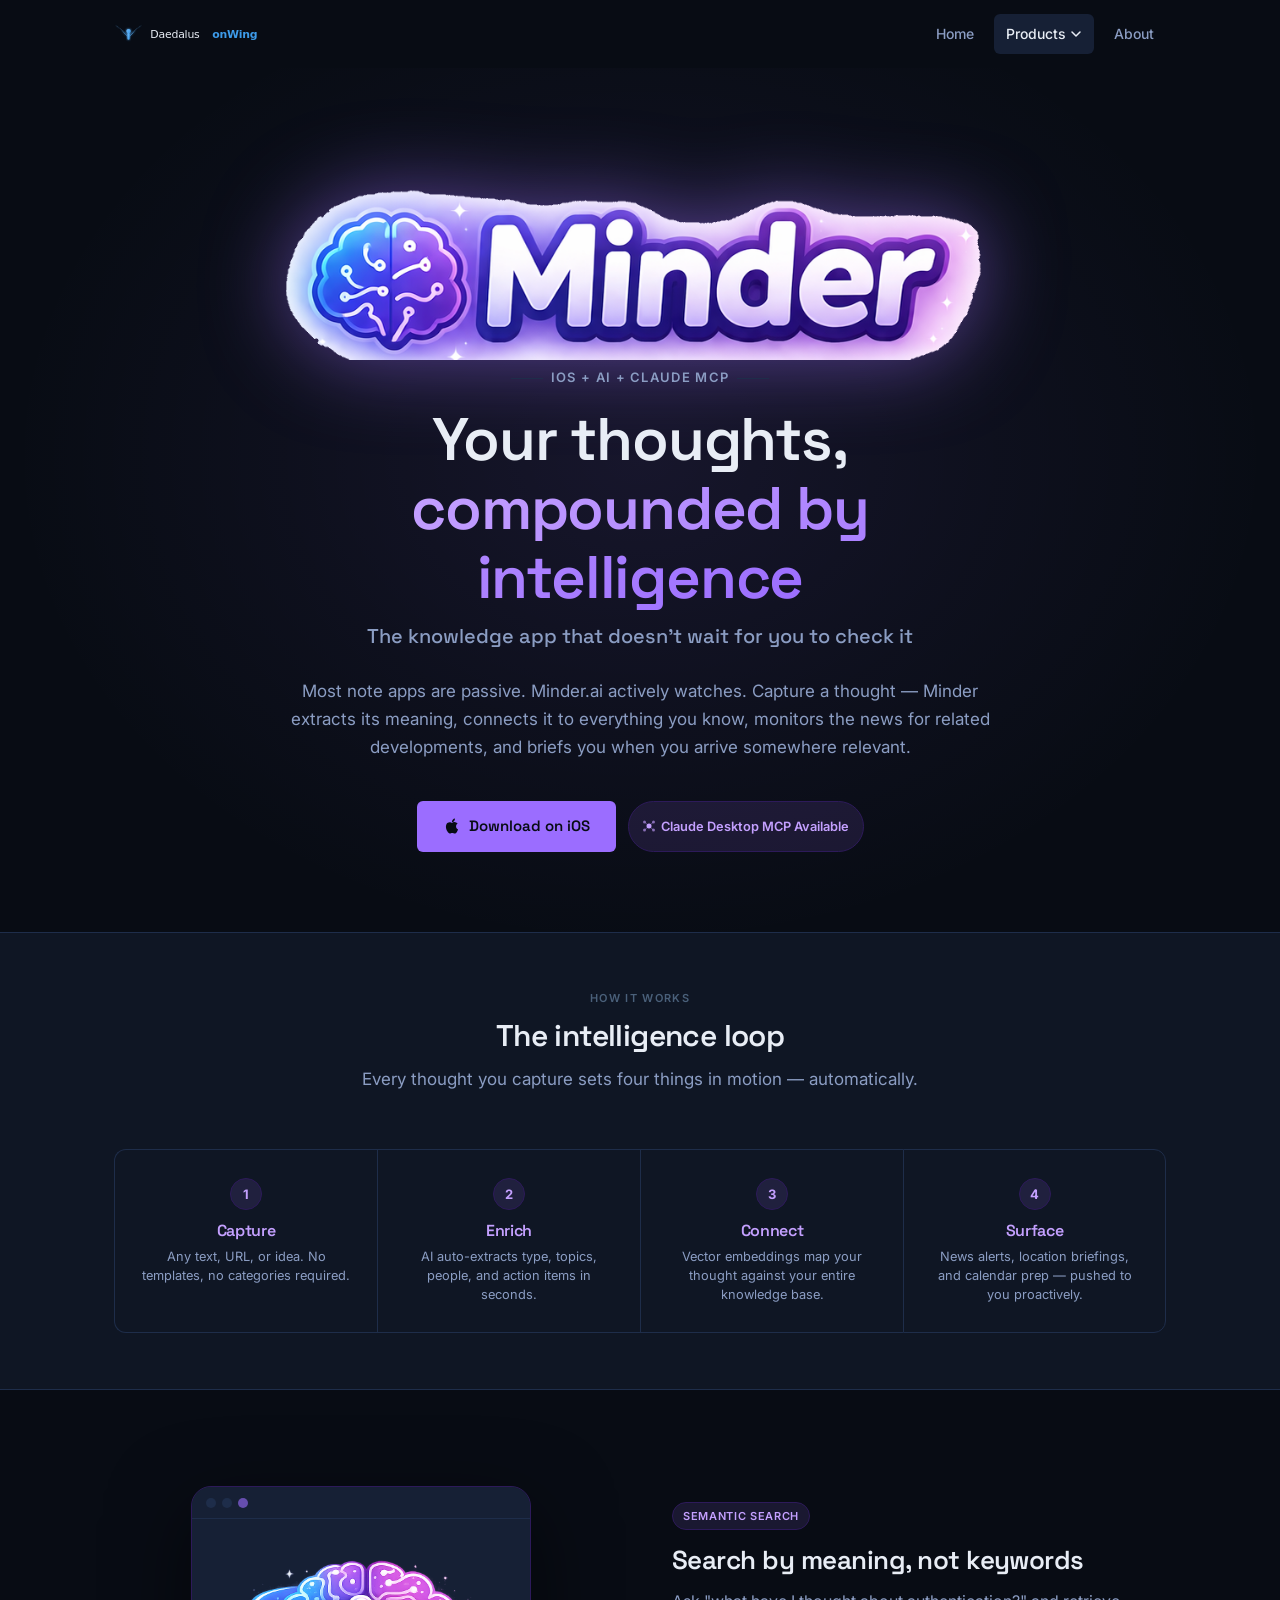
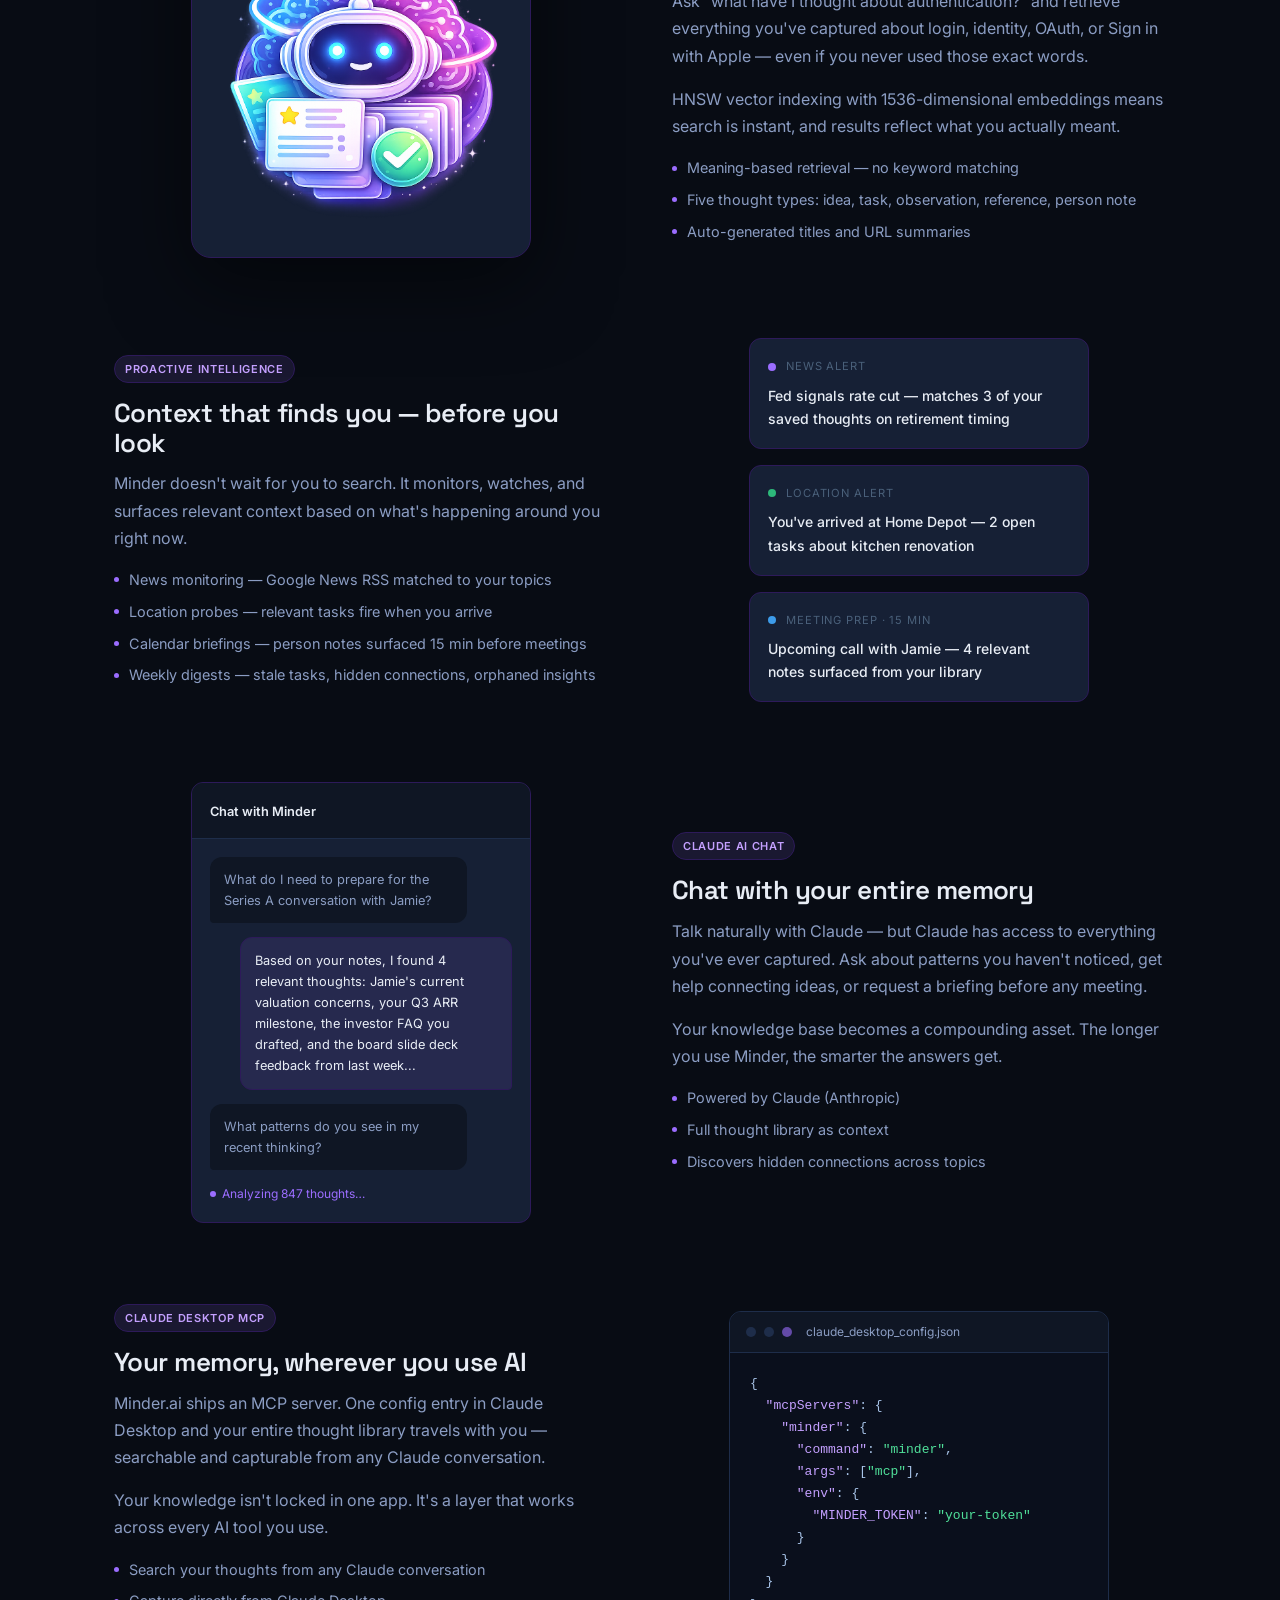
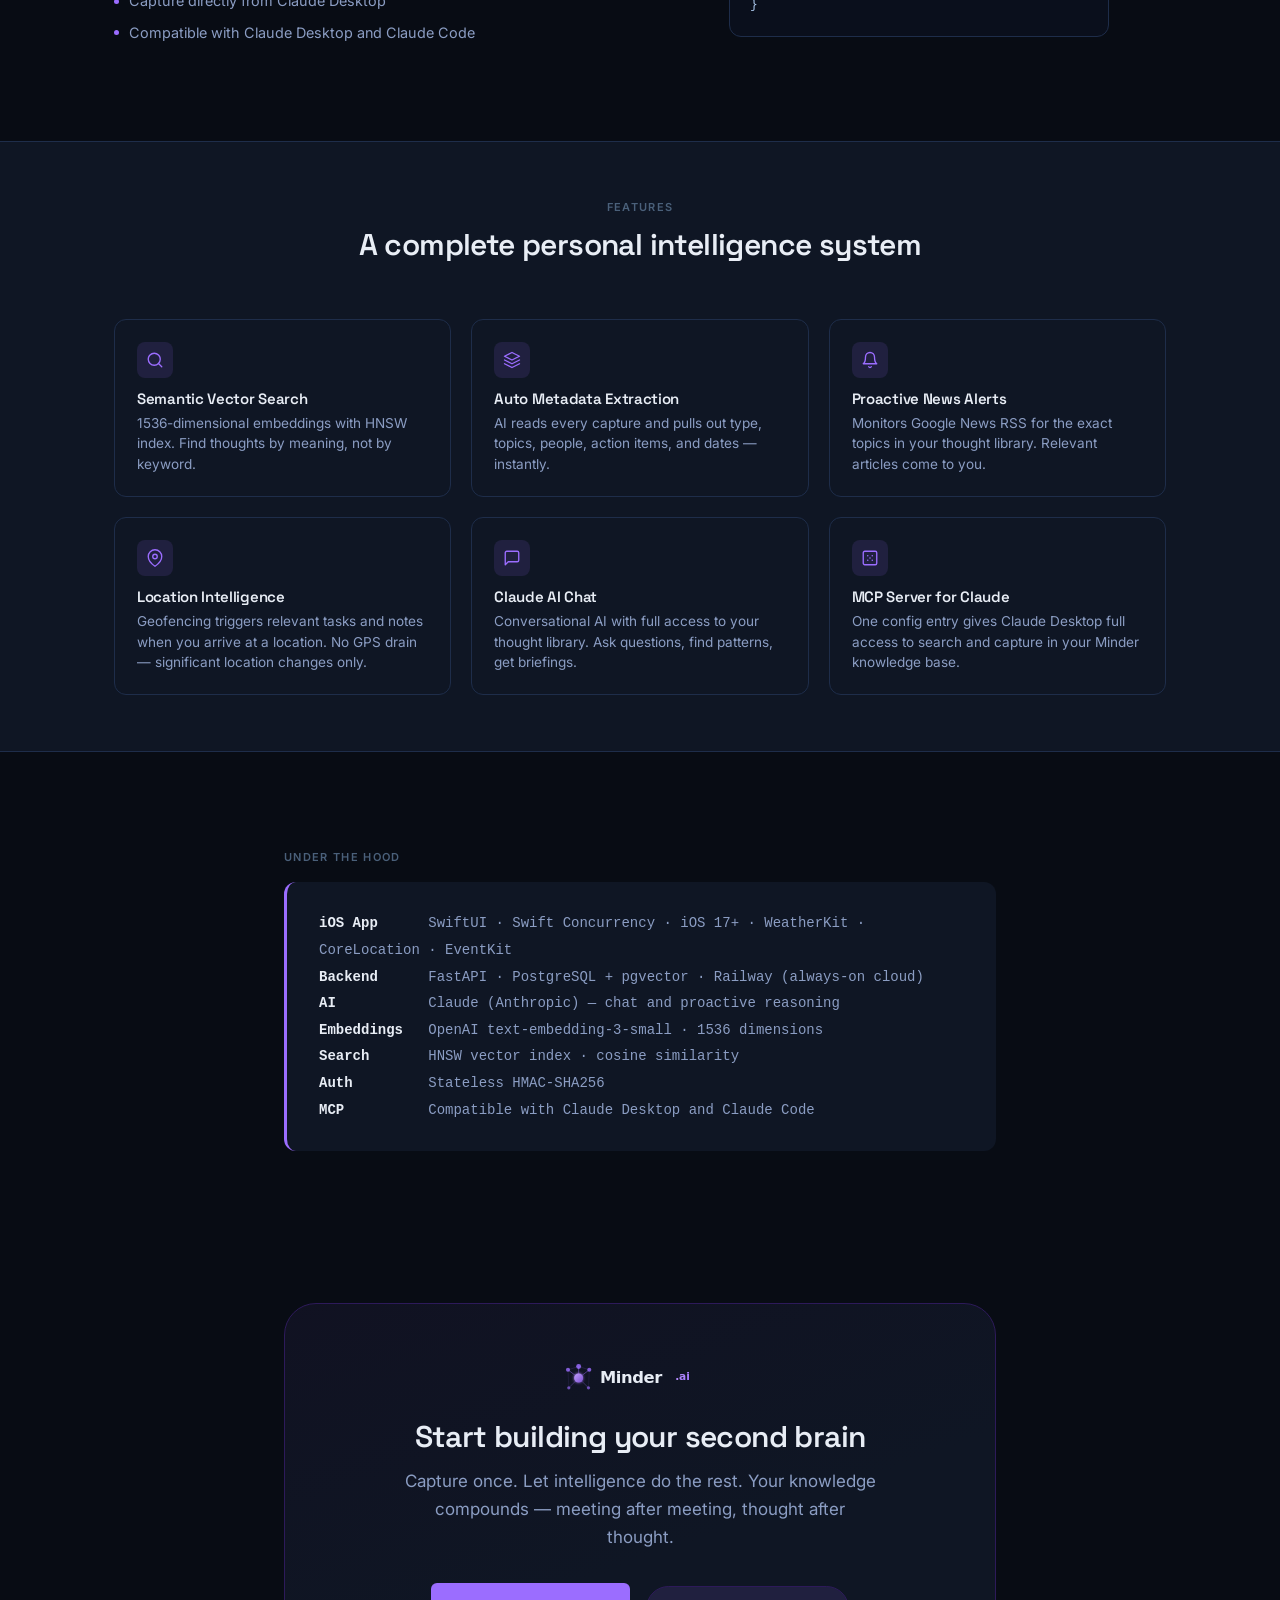
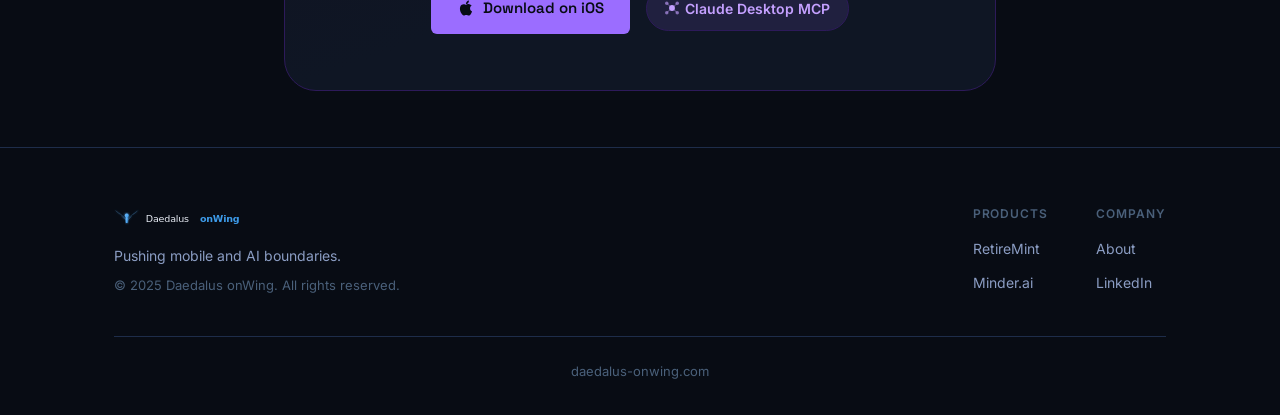
<file: products/minder-ai.html>
<!DOCTYPE html>
<html lang="en">
<head>
  <meta charset="UTF-8">
  <meta name="viewport" content="width=device-width, initial-scale=1.0">
  <title>Minder.ai — Your Thoughts, Compounded by Intelligence</title>
  <meta name="description" content="Minder.ai captures your thoughts, extracts their meaning, and proactively surfaces relevant context — news alerts, location briefings, calendar prep, Claude AI chat.">
  <meta property="og:type" content="website">
  <meta property="og:title" content="Minder.ai — Your Thoughts, Compounded by Intelligence">
  <meta property="og:description" content="Proactive personal knowledge intelligence. News monitoring, location alerts, calendar briefings, and Claude AI chat — all from your own thought library.">
  <meta property="og:url" content="https://daedalus-onwing.com/products/minder-ai.html">
  <link rel="preconnect" href="https://fonts.googleapis.com">
  <link rel="preconnect" href="https://fonts.gstatic.com" crossorigin>
  <link href="https://fonts.googleapis.com/css2?family=Inter:wght@300;400;500;600;700&family=Space+Grotesk:wght@400;500;600;700&display=swap" rel="stylesheet">
  <link rel="stylesheet" href="/assets/css/main.css">
  <!-- Google tag (gtag.js) -->
  <script async src="https://www.googletagmanager.com/gtag/js?id=G-F9FZLNC073"></script>
  <script>
    window.dataLayer = window.dataLayer || [];
    function gtag(){dataLayer.push(arguments);}
    gtag('js', new Date());
    gtag('config', 'G-F9FZLNC073');
  </script>
</head>
<body>

<!-- ── Navigation ── -->
<nav class="nav" id="nav">
  <div class="nav-inner container">
    <a href="/index.html" class="nav-logo">
      <img src="/assets/svg/logo-daedalus.svg" alt="Daedalus onWing" height="32" width="160">
    </a>
    <ul class="nav-links">
      <li><a href="/index.html" class="nav-link">Home</a></li>
      <li class="nav-item-dropdown">
        <button class="nav-link nav-dropdown-trigger active" aria-expanded="false" aria-haspopup="true">
          Products
          <svg width="12" height="12" viewBox="0 0 12 12" fill="none">
            <path d="M2 4l4 4 4-4" stroke="currentColor" stroke-width="1.5" stroke-linecap="round" stroke-linejoin="round"/>
          </svg>
        </button>
        <div class="nav-dropdown">
          <a href="/products/retiremint.html" class="nav-dropdown-item">
            <img src="/assets/svg/logo-retiremint.svg" height="22" width="110" alt="">
            <div>
              <strong>RetireMint</strong>
              <span>Retirement planning simulator</span>
            </div>
          </a>
          <div class="nav-dropdown-divider"></div>
          <a href="/products/minder-ai.html" class="nav-dropdown-item">
            <img src="/assets/svg/logo-minder.svg" height="22" width="100" alt="">
            <div>
              <strong>Minder.ai</strong>
              <span>Proactive knowledge intelligence</span>
            </div>
          </a>
        </div>
      </li>
      <li><a href="/about.html" class="nav-link">About</a></li>
    </ul>
    <button class="nav-hamburger" aria-label="Open menu" aria-expanded="false">
      <span></span><span></span><span></span>
    </button>
  </div>
  <div class="nav-mobile-drawer">
    <a href="/index.html" class="nav-mobile-link">Home</a>
    <div class="nav-mobile-label">Products</div>
    <a href="/products/retiremint.html" class="nav-mobile-link nav-mobile-link--sub">RetireMint</a>
    <a href="/products/minder-ai.html"  class="nav-mobile-link nav-mobile-link--sub">Minder.ai</a>
    <a href="/about.html" class="nav-mobile-link">About</a>
  </div>
</nav>

<main style="padding-top: 68px;">

  <!-- ── Hero ── -->
  <section class="hero hero-glow-mind" style="min-height: 80vh;">
    <div class="hero-content">
      <div class="animate-in">
        <img src="/assets/images/minder-appname.png"
             alt="Minder.ai" class="hero-logo"
             width="220" height="60"
             style="border-radius: 0; box-shadow: none; filter: drop-shadow(0 0 40px rgba(155,109,255,0.5));">
      </div>
      <div class="hero-eyebrow animate-in" style="--delay:100ms">iOS + AI + Claude MCP</div>
      <h1 class="animate-in" style="--delay:160ms">
        Your thoughts,<br><span class="grad-mind">compounded by intelligence</span>
      </h1>
      <p class="hero-tagline animate-in" style="--delay:220ms">
        The knowledge app that doesn't wait for you to check it
      </p>
      <p class="hero-desc animate-in" style="--delay:280ms">
        Most note apps are passive. Minder.ai actively watches. Capture a thought —
        Minder extracts its meaning, connects it to everything you know, monitors the
        news for related developments, and briefs you when you arrive somewhere relevant.
      </p>
      <div class="hero-cta animate-in" style="--delay:360ms">
        <a href="https://apps.apple.com/" target="_blank" rel="noopener" class="btn btn-mind">
          <svg width="18" height="18" viewBox="0 0 24 24" fill="currentColor">
            <path d="M18.71 19.5c-.83 1.24-1.71 2.45-3.05 2.47-1.34.03-1.77-.79-3.29-.79-1.53 0-2 .77-3.27.82-1.31.05-2.3-1.32-3.14-2.53C4.25 17 2.94 12.45 4.7 9.39c.87-1.52 2.43-2.48 4.12-2.51 1.28-.02 2.5.87 3.29.87.78 0 2.26-1.07 3.8-.91.65.03 2.47.26 3.64 1.98-.09.06-2.17 1.28-2.15 3.81.03 3.02 2.65 4.03 2.68 4.04-.03.07-.42 1.44-1.38 2.83M13 3.5c.73-.83 1.94-1.46 2.94-1.5.13 1.17-.34 2.35-1.04 3.19-.69.85-1.83 1.51-2.95 1.42-.15-1.15.41-2.35 1.05-3.11z"/>
          </svg>
          Download on iOS
        </a>
        <span class="mcp-pill">
          <svg width="12" height="12" viewBox="0 0 12 12" fill="none">
            <circle cx="6" cy="6" r="2.5" fill="currentColor"/>
            <circle cx="1.5" cy="2" r="1.5" fill="currentColor" opacity="0.6"/>
            <circle cx="10.5" cy="2" r="1.5" fill="currentColor" opacity="0.6"/>
            <circle cx="1.5" cy="10" r="1.5" fill="currentColor" opacity="0.6"/>
            <circle cx="10.5" cy="10" r="1.5" fill="currentColor" opacity="0.6"/>
            <line x1="6" y1="6" x2="1.5" y2="2" stroke="currentColor" stroke-width="0.8" opacity="0.5"/>
            <line x1="6" y1="6" x2="10.5" y2="2" stroke="currentColor" stroke-width="0.8" opacity="0.5"/>
            <line x1="6" y1="6" x2="1.5" y2="10" stroke="currentColor" stroke-width="0.8" opacity="0.5"/>
            <line x1="6" y1="6" x2="10.5" y2="10" stroke="currentColor" stroke-width="0.8" opacity="0.5"/>
          </svg>
          Claude Desktop MCP Available
        </span>
      </div>
    </div>
  </section>

  <!-- ── Intelligence Loop ── -->
  <section class="section-sm" style="background: var(--surface); border-top: 1px solid var(--border); border-bottom: 1px solid var(--border);">
    <div class="container">
      <div class="section-header animate-in">
        <span class="section-label">How It Works</span>
        <h2>The intelligence loop</h2>
        <p>Every thought you capture sets four things in motion — automatically.</p>
      </div>
      <div class="loop-grid animate-in" style="--delay:100ms">
        <div class="loop-step">
          <div class="loop-number">1</div>
          <h4>Capture</h4>
          <p>Any text, URL, or idea. No templates, no categories required.</p>
        </div>
        <div class="loop-step">
          <div class="loop-number">2</div>
          <h4>Enrich</h4>
          <p>AI auto-extracts type, topics, people, and action items in seconds.</p>
        </div>
        <div class="loop-step">
          <div class="loop-number">3</div>
          <h4>Connect</h4>
          <p>Vector embeddings map your thought against your entire knowledge base.</p>
        </div>
        <div class="loop-step">
          <div class="loop-number">4</div>
          <h4>Surface</h4>
          <p>News alerts, location briefings, and calendar prep — pushed to you proactively.</p>
        </div>
      </div>
    </div>
  </section>

  <!-- ── Feature Blocks ── -->
  <section class="section">
    <div class="container">
      <div class="feature-blocks">

        <!-- Block 1: Semantic Search -->
        <div class="feature-block animate-in">
          <div class="feature-block-image">
            <div class="screen-mockup" style="border-color: var(--mind-dim);">
              <div class="screen-mockup-bar">
                <div class="screen-mockup-dot"></div>
                <div class="screen-mockup-dot"></div>
                <div class="screen-mockup-dot" style="background: var(--mind); opacity: 0.6;"></div>
              </div>
              <img src="/assets/images/minder-splash.png" alt="Minder.ai app interface">
            </div>
          </div>
          <div class="feature-block-text">
            <span class="badge badge-mind" style="margin-bottom: 16px; display: inline-flex;">Semantic Search</span>
            <h3>Search by meaning, not keywords</h3>
            <p>Ask "what have I thought about authentication?" and retrieve everything you've captured about login, identity, OAuth, or Sign in with Apple — even if you never used those exact words.</p>
            <p>HNSW vector indexing with 1536-dimensional embeddings means search is instant, and results reflect what you actually meant.</p>
            <div class="feature-bullet-list">
              <div class="feature-bullet mind">Meaning-based retrieval — no keyword matching</div>
              <div class="feature-bullet mind">Five thought types: idea, task, observation, reference, person note</div>
              <div class="feature-bullet mind">Auto-generated titles and URL summaries</div>
            </div>
          </div>
        </div>

        <!-- Block 2: Proactive Intelligence -->
        <div class="feature-block reverse animate-in" style="--delay:80ms">
          <div class="feature-block-image">
            <div style="display: flex; flex-direction: column; gap: 16px; max-width: 340px; margin: 0 auto;">
              <!-- Simulated alert cards -->
              <div class="card" style="border-color: var(--mind-dim); background: var(--surface-2); padding: 18px;">
                <div style="display: flex; align-items: center; gap: 10px; margin-bottom: 8px;">
                  <div style="width: 8px; height: 8px; border-radius: 50%; background: var(--mind); flex-shrink: 0;"></div>
                  <span style="font-size: 0.7rem; color: var(--text-dim); text-transform: uppercase; letter-spacing: 0.08em;">News Alert</span>
                </div>
                <p style="font-size: 0.875rem; color: var(--text); margin: 0; font-weight: 500;">Fed signals rate cut — matches 3 of your saved thoughts on retirement timing</p>
              </div>
              <div class="card" style="border-color: var(--mind-dim); background: var(--surface-2); padding: 18px;">
                <div style="display: flex; align-items: center; gap: 10px; margin-bottom: 8px;">
                  <div style="width: 8px; height: 8px; border-radius: 50%; background: var(--mint); flex-shrink: 0;"></div>
                  <span style="font-size: 0.7rem; color: var(--text-dim); text-transform: uppercase; letter-spacing: 0.08em;">Location Alert</span>
                </div>
                <p style="font-size: 0.875rem; color: var(--text); margin: 0; font-weight: 500;">You've arrived at Home Depot — 2 open tasks about kitchen renovation</p>
              </div>
              <div class="card" style="border-color: var(--mind-dim); background: var(--surface-2); padding: 18px;">
                <div style="display: flex; align-items: center; gap: 10px; margin-bottom: 8px;">
                  <div style="width: 8px; height: 8px; border-radius: 50%; background: var(--brand); flex-shrink: 0;"></div>
                  <span style="font-size: 0.7rem; color: var(--text-dim); text-transform: uppercase; letter-spacing: 0.08em;">Meeting Prep · 15 min</span>
                </div>
                <p style="font-size: 0.875rem; color: var(--text); margin: 0; font-weight: 500;">Upcoming call with Jamie — 4 relevant notes surfaced from your library</p>
              </div>
            </div>
          </div>
          <div class="feature-block-text">
            <span class="badge badge-mind" style="margin-bottom: 16px; display: inline-flex;">Proactive Intelligence</span>
            <h3>Context that finds you — before you look</h3>
            <p>Minder doesn't wait for you to search. It monitors, watches, and surfaces relevant context based on what's happening around you right now.</p>
            <div class="feature-bullet-list">
              <div class="feature-bullet mind">News monitoring — Google News RSS matched to your topics</div>
              <div class="feature-bullet mind">Location probes — relevant tasks fire when you arrive</div>
              <div class="feature-bullet mind">Calendar briefings — person notes surfaced 15 min before meetings</div>
              <div class="feature-bullet mind">Weekly digests — stale tasks, hidden connections, orphaned insights</div>
            </div>
          </div>
        </div>

        <!-- Block 3: Claude AI Chat -->
        <div class="feature-block animate-in" style="--delay:160ms">
          <div class="feature-block-image">
            <div style="max-width: 340px; margin: 0 auto;">
              <div class="card" style="border-color: var(--mind-dim); background: var(--surface-2); padding: 0; overflow: hidden;">
                <div style="padding: 14px 18px; border-bottom: 1px solid var(--border); background: var(--surface);">
                  <span style="font-size: 0.8rem; font-weight: 600; color: var(--text);">Chat with Minder</span>
                </div>
                <div style="padding: 18px; display: flex; flex-direction: column; gap: 14px;">
                  <div style="background: var(--surface); border-radius: 12px 12px 12px 4px; padding: 12px 14px; max-width: 85%;">
                    <p style="font-size: 0.8rem; color: var(--text-muted); margin: 0;">What do I need to prepare for the Series A conversation with Jamie?</p>
                  </div>
                  <div style="background: var(--mind-glow); border: 1px solid var(--mind-dim); border-radius: 12px 12px 4px 12px; padding: 12px 14px; margin-left: auto; max-width: 90%;">
                    <p style="font-size: 0.8rem; color: var(--text); margin: 0;">Based on your notes, I found 4 relevant thoughts: Jamie's current valuation concerns, your Q3 ARR milestone, the investor FAQ you drafted, and the board slide deck feedback from last week...</p>
                  </div>
                  <div style="background: var(--surface); border-radius: 12px 12px 12px 4px; padding: 12px 14px; max-width: 85%;">
                    <p style="font-size: 0.8rem; color: var(--text-muted); margin: 0;">What patterns do you see in my recent thinking?</p>
                  </div>
                  <div style="display: flex; align-items: center; gap: 6px; color: var(--mind); font-size: 0.75rem;">
                    <div style="width: 6px; height: 6px; border-radius: 50%; background: var(--mind); animation: pulse 1.5s infinite;"></div>
                    Analyzing 847 thoughts…
                  </div>
                </div>
              </div>
            </div>
          </div>
          <div class="feature-block-text">
            <span class="badge badge-mind" style="margin-bottom: 16px; display: inline-flex;">Claude AI Chat</span>
            <h3>Chat with your entire memory</h3>
            <p>Talk naturally with Claude — but Claude has access to everything you've ever captured. Ask about patterns you haven't noticed, get help connecting ideas, or request a briefing before any meeting.</p>
            <p>Your knowledge base becomes a compounding asset. The longer you use Minder, the smarter the answers get.</p>
            <div class="feature-bullet-list">
              <div class="feature-bullet mind">Powered by Claude (Anthropic)</div>
              <div class="feature-bullet mind">Full thought library as context</div>
              <div class="feature-bullet mind">Discovers hidden connections across topics</div>
            </div>
          </div>
        </div>

        <!-- Block 4: MCP Integration -->
        <div class="feature-block reverse animate-in" style="--delay:240ms">
          <div class="feature-block-image">
            <div class="code-block" style="max-width: 380px; margin: 0 auto;">
              <div class="code-block-header">
                <div class="code-block-dot"></div>
                <div class="code-block-dot"></div>
                <div class="code-block-dot" style="background: var(--mind); opacity: 0.6;"></div>
                <span class="code-block-title">claude_desktop_config.json</span>
              </div>
              <pre>{
  <span class="k">"mcpServers"</span>: {
    <span class="k">"minder"</span>: {
      <span class="k">"command"</span>: <span class="s">"minder"</span>,
      <span class="k">"args"</span>: [<span class="s">"mcp"</span>],
      <span class="k">"env"</span>: {
        <span class="k">"MINDER_TOKEN"</span>: <span class="s">"your-token"</span>
      }
    }
  }
}</pre>
            </div>
          </div>
          <div class="feature-block-text">
            <span class="badge badge-mind" style="margin-bottom: 16px; display: inline-flex;">Claude Desktop MCP</span>
            <h3>Your memory, wherever you use AI</h3>
            <p>Minder.ai ships an MCP server. One config entry in Claude Desktop and your entire thought library travels with you — searchable and capturable from any Claude conversation.</p>
            <p>Your knowledge isn't locked in one app. It's a layer that works across every AI tool you use.</p>
            <div class="feature-bullet-list">
              <div class="feature-bullet mind">Search your thoughts from any Claude conversation</div>
              <div class="feature-bullet mind">Capture directly from Claude Desktop</div>
              <div class="feature-bullet mind">Compatible with Claude Desktop and Claude Code</div>
            </div>
          </div>
        </div>

      </div>
    </div>
  </section>

  <!-- ── Feature Grid ── -->
  <section class="section-sm" style="background: var(--surface); border-top: 1px solid var(--border); border-bottom: 1px solid var(--border);">
    <div class="container">
      <div class="section-header animate-in">
        <span class="section-label">Features</span>
        <h2>A complete personal intelligence system</h2>
      </div>
      <div class="feature-grid-6">
        <div class="feature-cell mind animate-in">
          <div class="feature-cell-icon icon-mind">
            <svg width="18" height="18" viewBox="0 0 24 24" fill="none">
              <circle cx="11" cy="11" r="8" stroke="currentColor" stroke-width="1.8"/>
              <path d="M21 21l-4.35-4.35" stroke="currentColor" stroke-width="1.8" stroke-linecap="round"/>
            </svg>
          </div>
          <h4>Semantic Vector Search</h4>
          <p>1536-dimensional embeddings with HNSW index. Find thoughts by meaning, not by keyword.</p>
        </div>
        <div class="feature-cell mind animate-in" style="--delay:60ms">
          <div class="feature-cell-icon icon-mind">
            <svg width="18" height="18" viewBox="0 0 24 24" fill="none">
              <path d="M12 2L2 7l10 5 10-5-10-5zM2 17l10 5 10-5M2 12l10 5 10-5" stroke="currentColor" stroke-width="1.8" stroke-linecap="round" stroke-linejoin="round"/>
            </svg>
          </div>
          <h4>Auto Metadata Extraction</h4>
          <p>AI reads every capture and pulls out type, topics, people, action items, and dates — instantly.</p>
        </div>
        <div class="feature-cell mind animate-in" style="--delay:120ms">
          <div class="feature-cell-icon icon-mind">
            <svg width="18" height="18" viewBox="0 0 24 24" fill="none">
              <path d="M18 8A6 6 0 0 0 6 8c0 7-3 9-3 9h18s-3-2-3-9M13.73 21a2 2 0 0 1-3.46 0" stroke="currentColor" stroke-width="1.8" stroke-linecap="round" stroke-linejoin="round"/>
            </svg>
          </div>
          <h4>Proactive News Alerts</h4>
          <p>Monitors Google News RSS for the exact topics in your thought library. Relevant articles come to you.</p>
        </div>
        <div class="feature-cell mind animate-in" style="--delay:180ms">
          <div class="feature-cell-icon icon-mind">
            <svg width="18" height="18" viewBox="0 0 24 24" fill="none">
              <path d="M21 10c0 7-9 13-9 13s-9-6-9-13a9 9 0 0 1 18 0z" stroke="currentColor" stroke-width="1.8"/>
              <circle cx="12" cy="10" r="3" stroke="currentColor" stroke-width="1.8"/>
            </svg>
          </div>
          <h4>Location Intelligence</h4>
          <p>Geofencing triggers relevant tasks and notes when you arrive at a location. No GPS drain — significant location changes only.</p>
        </div>
        <div class="feature-cell mind animate-in" style="--delay:240ms">
          <div class="feature-cell-icon icon-mind">
            <svg width="18" height="18" viewBox="0 0 24 24" fill="none">
              <path d="M21 15a2 2 0 0 1-2 2H7l-4 4V5a2 2 0 0 1 2-2h14a2 2 0 0 1 2 2z" stroke="currentColor" stroke-width="1.8" stroke-linecap="round" stroke-linejoin="round"/>
            </svg>
          </div>
          <h4>Claude AI Chat</h4>
          <p>Conversational AI with full access to your thought library. Ask questions, find patterns, get briefings.</p>
        </div>
        <div class="feature-cell mind animate-in" style="--delay:300ms">
          <div class="feature-cell-icon icon-mind">
            <svg width="18" height="18" viewBox="0 0 24 24" fill="none">
              <rect x="3" y="3" width="18" height="18" rx="2" stroke="currentColor" stroke-width="1.8"/>
              <path d="M9 9h.01M15 9h.01M9 15h.01M15 15h.01M12 12h.01" stroke="currentColor" stroke-width="2" stroke-linecap="round"/>
            </svg>
          </div>
          <h4>MCP Server for Claude</h4>
          <p>One config entry gives Claude Desktop full access to search and capture in your Minder knowledge base.</p>
        </div>
      </div>
    </div>
  </section>

  <!-- ── Technical Spec ── -->
  <section class="section">
    <div class="container-narrow">
      <div class="animate-in">
        <span class="section-label">Under the Hood</span>
        <div class="spec-panel mind" style="margin-top: 16px;">
          <pre><strong>iOS App    </strong>  SwiftUI · Swift Concurrency · iOS 17+ · WeatherKit · CoreLocation · EventKit
<strong>Backend    </strong>  FastAPI · PostgreSQL + pgvector · Railway (always-on cloud)
<strong>AI         </strong>  Claude (Anthropic) — chat and proactive reasoning
<strong>Embeddings </strong>  OpenAI text-embedding-3-small · 1536 dimensions
<strong>Search     </strong>  HNSW vector index · cosine similarity
<strong>Auth       </strong>  Stateless HMAC-SHA256
<strong>MCP        </strong>  Compatible with Claude Desktop and Claude Code</pre>
        </div>
      </div>
    </div>
  </section>

  <!-- ── Download CTA ── -->
  <section class="section-sm">
    <div class="container-narrow">
      <div class="download-section animate-in" style="border-color: var(--mind-dim); background: linear-gradient(160deg, rgba(155,109,255,0.06) 0%, var(--surface) 60%);">
        <img src="/assets/svg/logo-minder.svg" alt="Minder.ai" height="36" width="180" style="margin: 0 auto 24px;">
        <h2>Start building your second brain</h2>
        <p>Capture once. Let intelligence do the rest. Your knowledge compounds — meeting after meeting, thought after thought.</p>
        <div class="download-actions">
          <a href="https://apps.apple.com/" target="_blank" rel="noopener" class="btn btn-mind">
            <svg width="18" height="18" viewBox="0 0 24 24" fill="currentColor">
              <path d="M18.71 19.5c-.83 1.24-1.71 2.45-3.05 2.47-1.34.03-1.77-.79-3.29-.79-1.53 0-2 .77-3.27.82-1.31.05-2.3-1.32-3.14-2.53C4.25 17 2.94 12.45 4.7 9.39c.87-1.52 2.43-2.48 4.12-2.51 1.28-.02 2.5.87 3.29.87.78 0 2.26-1.07 3.8-.91.65.03 2.47.26 3.64 1.98-.09.06-2.17 1.28-2.15 3.81.03 3.02 2.65 4.03 2.68 4.04-.03.07-.42 1.44-1.38 2.83M13 3.5c.73-.83 1.94-1.46 2.94-1.5.13 1.17-.34 2.35-1.04 3.19-.69.85-1.83 1.51-2.95 1.42-.15-1.15.41-2.35 1.05-3.11z"/>
            </svg>
            Download on iOS
          </a>
          <span class="mcp-pill" style="padding: 10px 18px; font-size: 0.875rem;">
            <svg width="14" height="14" viewBox="0 0 12 12" fill="none">
              <circle cx="6" cy="6" r="2.5" fill="currentColor"/>
              <circle cx="1.5" cy="2" r="1.5" fill="currentColor" opacity="0.6"/>
              <circle cx="10.5" cy="2" r="1.5" fill="currentColor" opacity="0.6"/>
              <circle cx="1.5" cy="10" r="1.5" fill="currentColor" opacity="0.6"/>
              <circle cx="10.5" cy="10" r="1.5" fill="currentColor" opacity="0.6"/>
              <line x1="6" y1="6" x2="1.5" y2="2" stroke="currentColor" stroke-width="0.8" opacity="0.5"/>
              <line x1="6" y1="6" x2="10.5" y2="2" stroke="currentColor" stroke-width="0.8" opacity="0.5"/>
              <line x1="6" y1="6" x2="1.5" y2="10" stroke="currentColor" stroke-width="0.8" opacity="0.5"/>
              <line x1="6" y1="6" x2="10.5" y2="10" stroke="currentColor" stroke-width="0.8" opacity="0.5"/>
            </svg>
            Claude Desktop MCP
          </span>
        </div>
      </div>
    </div>
  </section>

</main>

<!-- ── Footer ── -->
<footer class="footer">
  <div class="container">
    <div class="footer-inner">
      <div class="footer-brand">
        <img src="/assets/svg/logo-daedalus.svg" alt="Daedalus onWing" height="28" width="140">
        <p class="footer-tagline">Pushing mobile and AI boundaries.</p>
        <p class="footer-copy">© 2025 Daedalus onWing. All rights reserved.</p>
      </div>
      <nav class="footer-nav">
        <div class="footer-col">
          <strong>Products</strong>
          <a href="/products/retiremint.html">RetireMint</a>
          <a href="/products/minder-ai.html">Minder.ai</a>
        </div>
        <div class="footer-col">
          <strong>Company</strong>
          <a href="/about.html">About</a>
          <a href="https://www.linkedin.com/in/MichaelASuarez" target="_blank" rel="noopener noreferrer">LinkedIn</a>
        </div>
      </nav>
    </div>
    <div class="footer-bottom">daedalus-onwing.com</div>
  </div>
</footer>

<script src="/assets/js/main.js"></script>
</body>
</html>
</file>
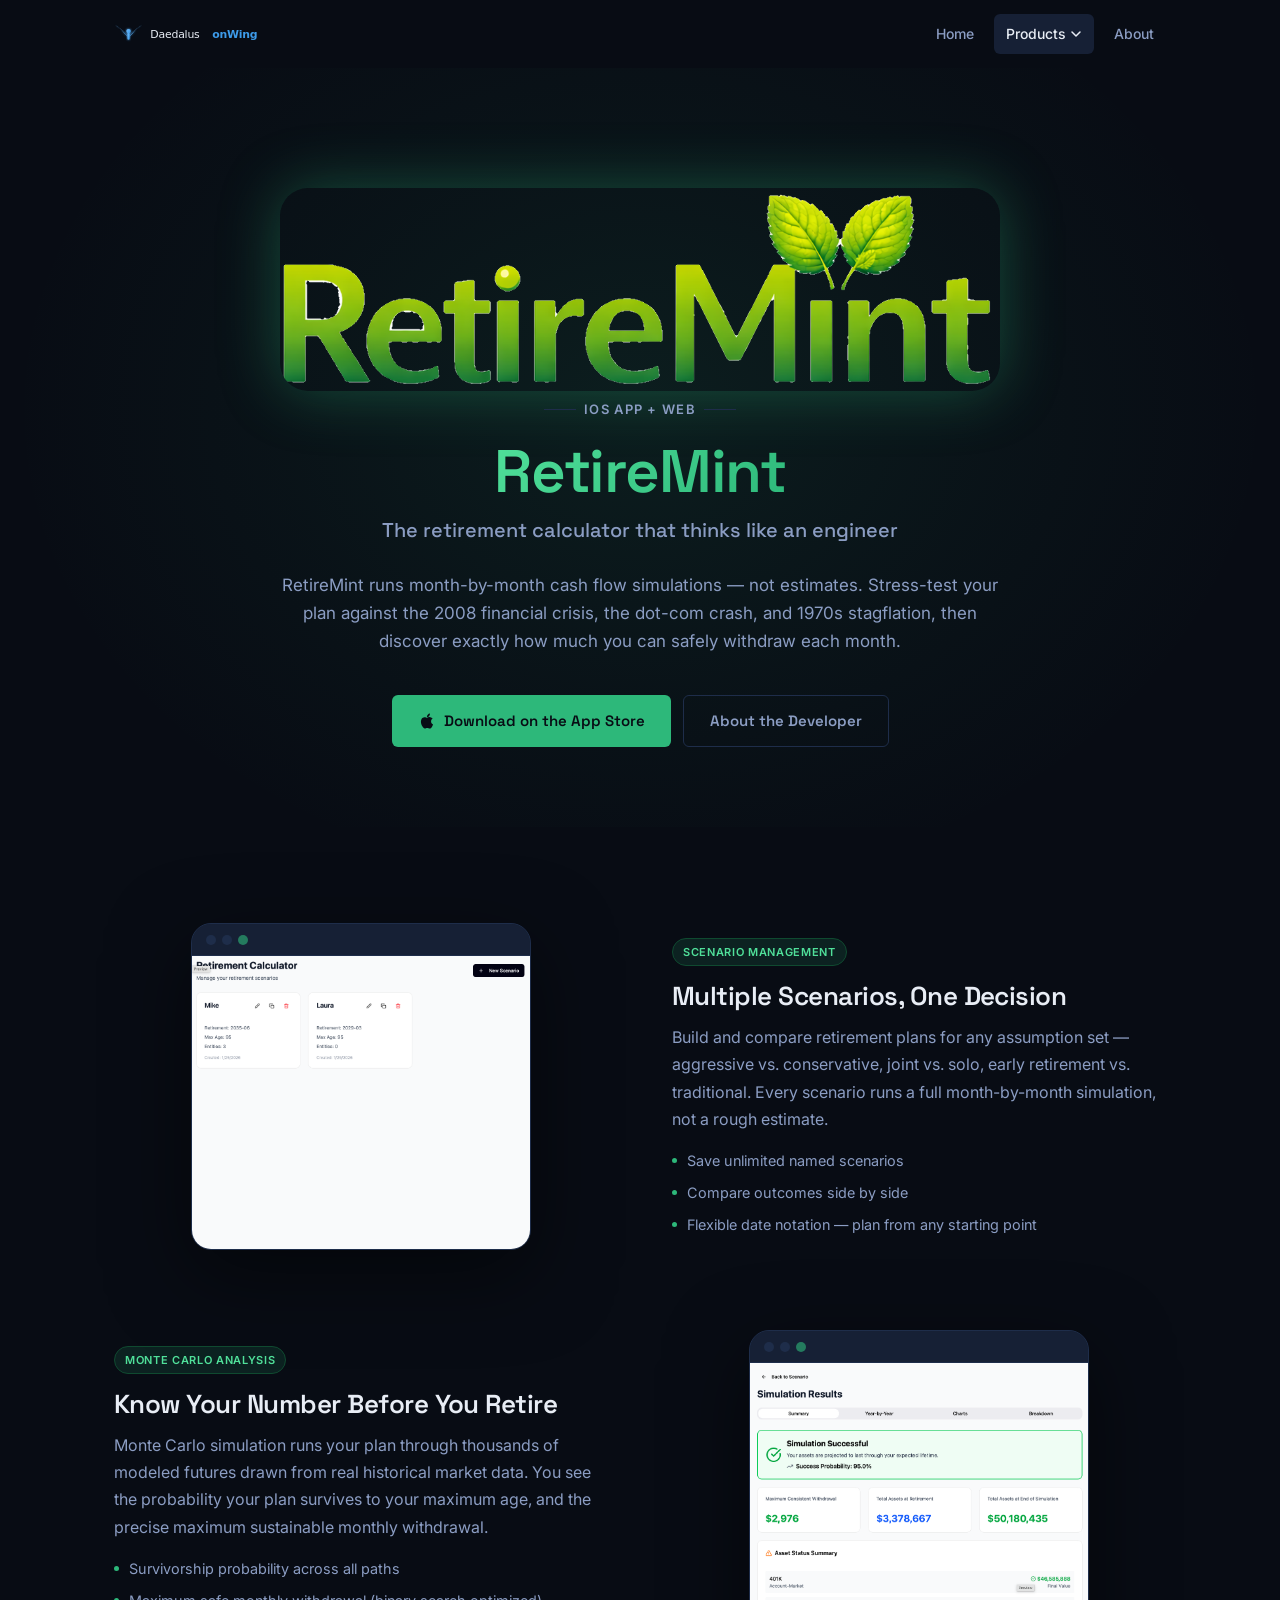
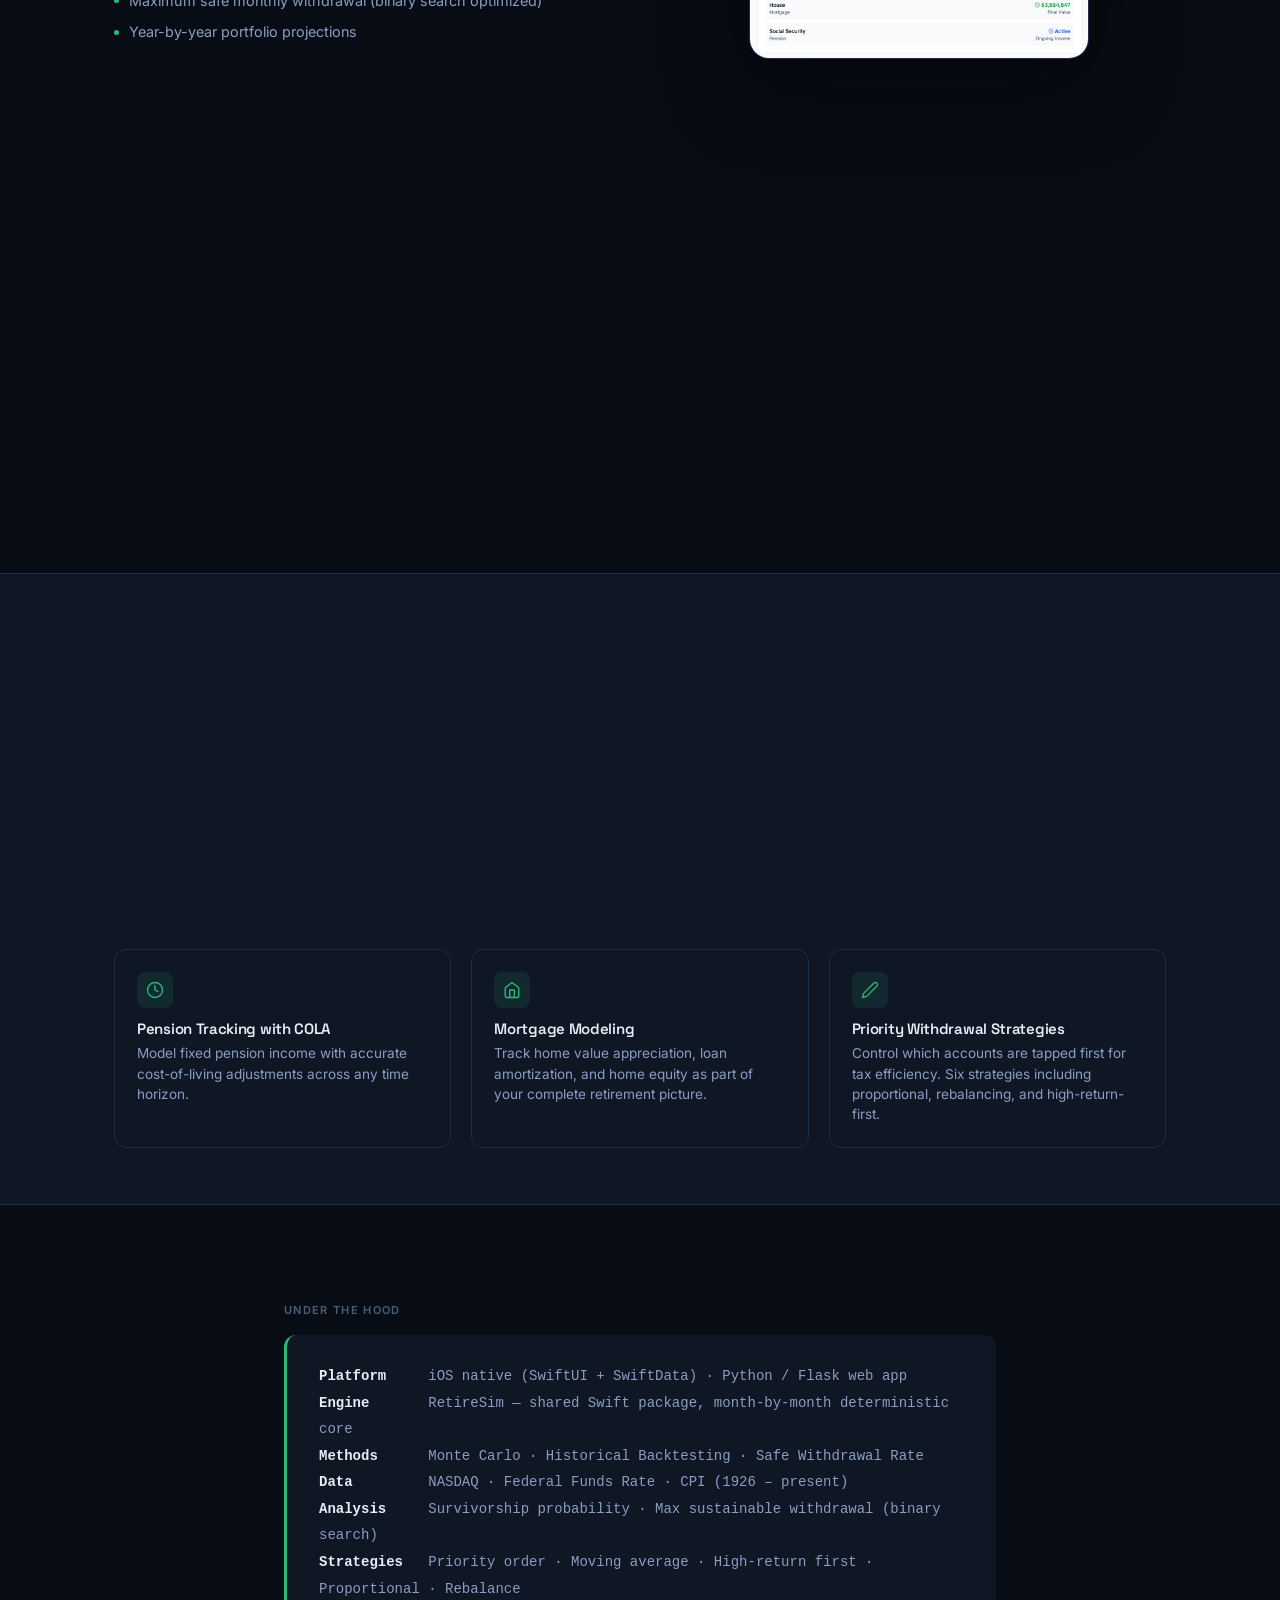
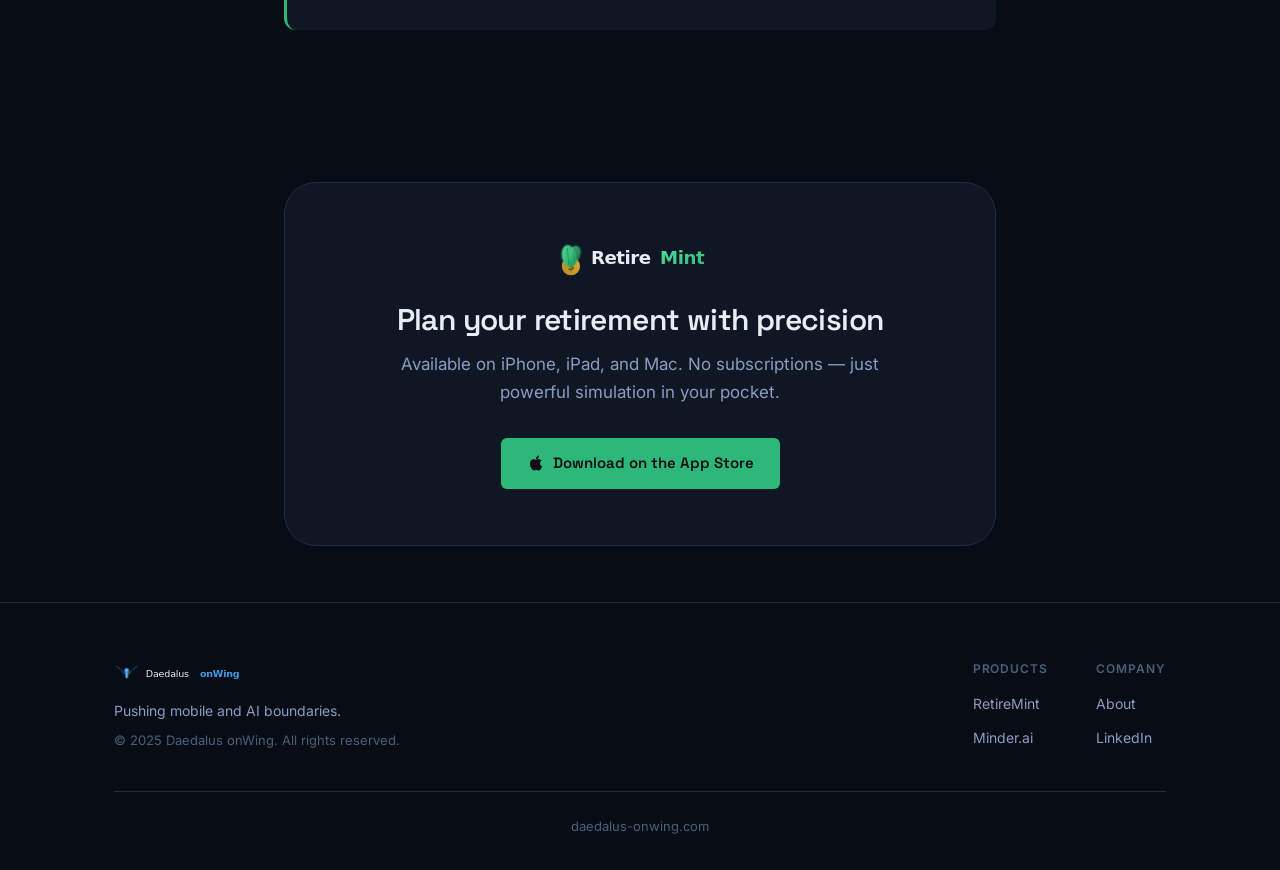
<file: products/retiremint.html>
<!DOCTYPE html>
<html lang="en">
<head>
  <meta charset="UTF-8">
  <meta name="viewport" content="width=device-width, initial-scale=1.0">
  <title>RetireMint — Retirement Planning That Thinks Like an Engineer</title>
  <meta name="description" content="Month-by-month retirement simulation with Monte Carlo analysis, historical backtesting against the 2008 crisis, and intelligent withdrawal modeling. Available on iOS and the web.">
  <meta property="og:type" content="website">
  <meta property="og:title" content="RetireMint — Retirement Planning That Thinks Like an Engineer">
  <meta property="og:description" content="Stress-test your retirement plan against real market crises. Discover exactly how much you can safely withdraw each month.">
  <meta property="og:url" content="https://daedalus-onwing.com/products/retiremint.html">
  <link rel="preconnect" href="https://fonts.googleapis.com">
  <link rel="preconnect" href="https://fonts.gstatic.com" crossorigin>
  <link href="https://fonts.googleapis.com/css2?family=Inter:wght@300;400;500;600;700&family=Space+Grotesk:wght@400;500;600;700&display=swap" rel="stylesheet">
  <link rel="stylesheet" href="/assets/css/main.css">
  <!-- Google tag (gtag.js) -->
  <script async src="https://www.googletagmanager.com/gtag/js?id=G-F9FZLNC073"></script>
  <script>
    window.dataLayer = window.dataLayer || [];
    function gtag(){dataLayer.push(arguments);}
    gtag('js', new Date());
    gtag('config', 'G-F9FZLNC073');
  </script>
</head>
<body>

<!-- ── Navigation ── -->
<nav class="nav" id="nav">
  <div class="nav-inner container">
    <a href="/index.html" class="nav-logo">
      <img src="/assets/svg/logo-daedalus.svg" alt="Daedalus onWing" height="32" width="160">
    </a>
    <ul class="nav-links">
      <li><a href="/index.html" class="nav-link">Home</a></li>
      <li class="nav-item-dropdown">
        <button class="nav-link nav-dropdown-trigger active" aria-expanded="false" aria-haspopup="true">
          Products
          <svg width="12" height="12" viewBox="0 0 12 12" fill="none">
            <path d="M2 4l4 4 4-4" stroke="currentColor" stroke-width="1.5" stroke-linecap="round" stroke-linejoin="round"/>
          </svg>
        </button>
        <div class="nav-dropdown">
          <a href="/products/retiremint.html" class="nav-dropdown-item">
            <img src="/assets/svg/logo-retiremint.svg" height="22" width="110" alt="">
            <div>
              <strong>RetireMint</strong>
              <span>Retirement planning simulator</span>
            </div>
          </a>
          <div class="nav-dropdown-divider"></div>
          <a href="/products/minder-ai.html" class="nav-dropdown-item">
            <img src="/assets/svg/logo-minder.svg" height="22" width="100" alt="">
            <div>
              <strong>Minder.ai</strong>
              <span>Proactive knowledge intelligence</span>
            </div>
          </a>
        </div>
      </li>
      <li><a href="/about.html" class="nav-link">About</a></li>
    </ul>
    <button class="nav-hamburger" aria-label="Open menu" aria-expanded="false">
      <span></span><span></span><span></span>
    </button>
  </div>
  <div class="nav-mobile-drawer">
    <a href="/index.html" class="nav-mobile-link">Home</a>
    <div class="nav-mobile-label">Products</div>
    <a href="/products/retiremint.html" class="nav-mobile-link nav-mobile-link--sub">RetireMint</a>
    <a href="/products/minder-ai.html"  class="nav-mobile-link nav-mobile-link--sub">Minder.ai</a>
    <a href="/about.html" class="nav-mobile-link">About</a>
  </div>
</nav>

<main style="padding-top: 68px;">

  <!-- ── Hero ── -->
  <section class="hero hero-glow-mint" style="min-height: 80vh;">
    <div class="hero-content">
      <div class="animate-in">
        <img src="/assets/images/retiremint-logo.png"
             alt="RetireMint" class="hero-logo"
             width="140" height="140"
             style="border-radius: 28px; box-shadow: 0 0 60px rgba(45,184,122,0.35);">
      </div>
      <div class="hero-eyebrow animate-in" style="--delay:100ms">iOS App + Web</div>
      <h1 class="animate-in" style="--delay:160ms">
        <span class="grad-mint">RetireMint</span>
      </h1>
      <p class="hero-tagline animate-in" style="--delay:220ms">
        The retirement calculator that thinks like an engineer
      </p>
      <p class="hero-desc animate-in" style="--delay:280ms">
        RetireMint runs month-by-month cash flow simulations — not estimates.
        Stress-test your plan against the 2008 financial crisis, the dot-com crash,
        and 1970s stagflation, then discover exactly how much you can safely
        withdraw each month.
      </p>
      <div class="hero-cta animate-in" style="--delay:360ms">
        <a href="https://apps.apple.com/us/app/retiremint/id6505041195" target="_blank" rel="noopener" class="btn btn-mint">
          <svg width="18" height="18" viewBox="0 0 24 24" fill="currentColor">
            <path d="M18.71 19.5c-.83 1.24-1.71 2.45-3.05 2.47-1.34.03-1.77-.79-3.29-.79-1.53 0-2 .77-3.27.82-1.31.05-2.3-1.32-3.14-2.53C4.25 17 2.94 12.45 4.7 9.39c.87-1.52 2.43-2.48 4.12-2.51 1.28-.02 2.5.87 3.29.87.78 0 2.26-1.07 3.8-.91.65.03 2.47.26 3.64 1.98-.09.06-2.17 1.28-2.15 3.81.03 3.02 2.65 4.03 2.68 4.04-.03.07-.42 1.44-1.38 2.83M13 3.5c.73-.83 1.94-1.46 2.94-1.5.13 1.17-.34 2.35-1.04 3.19-.69.85-1.83 1.51-2.95 1.42-.15-1.15.41-2.35 1.05-3.11z"/>
          </svg>
          Download on the App Store
        </a>
        <a href="/about.html" class="btn btn-ghost">About the Developer</a>
      </div>
    </div>
  </section>

  <!-- ── Feature Blocks ── -->
  <section class="section">
    <div class="container">
      <div class="feature-blocks">

        <!-- Block 1: Scenarios -->
        <div class="feature-block animate-in">
          <div class="feature-block-image">
            <div class="screen-mockup">
              <div class="screen-mockup-bar">
                <div class="screen-mockup-dot"></div>
                <div class="screen-mockup-dot"></div>
                <div class="screen-mockup-dot" style="background: var(--mint); opacity: 0.6;"></div>
              </div>
              <img src="/assets/images/retiremint-screen-home.png" alt="RetireMint home screen — scenario list">
            </div>
          </div>
          <div class="feature-block-text">
            <span class="badge badge-mint" style="margin-bottom: 16px; display: inline-flex;">Scenario Management</span>
            <h3>Multiple Scenarios, One Decision</h3>
            <p>Build and compare retirement plans for any assumption set — aggressive vs. conservative, joint vs. solo, early retirement vs. traditional. Every scenario runs a full month-by-month simulation, not a rough estimate.</p>
            <div class="feature-bullet-list">
              <div class="feature-bullet mint">Save unlimited named scenarios</div>
              <div class="feature-bullet mint">Compare outcomes side by side</div>
              <div class="feature-bullet mint">Flexible date notation — plan from any starting point</div>
            </div>
          </div>
        </div>

        <!-- Block 2: Monte Carlo -->
        <div class="feature-block reverse animate-in" style="--delay:80ms">
          <div class="feature-block-image">
            <div class="screen-mockup">
              <div class="screen-mockup-bar">
                <div class="screen-mockup-dot"></div>
                <div class="screen-mockup-dot"></div>
                <div class="screen-mockup-dot" style="background: var(--mint); opacity: 0.6;"></div>
              </div>
              <img src="/assets/images/retiremint-screen-results.png" alt="RetireMint result summary screen">
            </div>
          </div>
          <div class="feature-block-text">
            <span class="badge badge-mint" style="margin-bottom: 16px; display: inline-flex;">Monte Carlo Analysis</span>
            <h3>Know Your Number Before You Retire</h3>
            <p>Monte Carlo simulation runs your plan through thousands of modeled futures drawn from real historical market data. You see the probability your plan survives to your maximum age, and the precise maximum sustainable monthly withdrawal.</p>
            <div class="feature-bullet-list">
              <div class="feature-bullet mint">Survivorship probability across all paths</div>
              <div class="feature-bullet mint">Maximum safe monthly withdrawal (binary search optimized)</div>
              <div class="feature-bullet mint">Year-by-year portfolio projections</div>
            </div>
          </div>
        </div>

        <!-- Block 3: Historical Backtesting -->
        <div class="feature-block animate-in" style="--delay:160ms">
          <div class="feature-block-image">
            <div class="screen-mockup">
              <div class="screen-mockup-bar">
                <div class="screen-mockup-dot"></div>
                <div class="screen-mockup-dot"></div>
                <div class="screen-mockup-dot" style="background: var(--mint); opacity: 0.6;"></div>
              </div>
              <img src="/assets/images/retiremint-screen-graphs.png" alt="RetireMint result graphs screen">
            </div>
          </div>
          <div class="feature-block-text">
            <span class="badge badge-mint" style="margin-bottom: 16px; display: inline-flex;">Historical Backtesting</span>
            <h3>Stress-Tested Against History</h3>
            <p>RetireMint replays your portfolio through every major market crisis using actual historical data. If your plan survived 2008, you'll see exactly how. If it didn't, you'll know before it matters.</p>
            <div class="feature-bullet-list">
              <div class="feature-bullet mint">2008 financial crisis</div>
              <div class="feature-bullet mint">2000 dot-com crash</div>
              <div class="feature-bullet mint">1970s stagflation &amp; high inflation</div>
              <div class="feature-bullet mint">2020 COVID market shock</div>
            </div>
          </div>
        </div>

      </div>
    </div>
  </section>

  <!-- ── Feature Grid ── -->
  <section class="section-sm" style="background: var(--surface); border-top: 1px solid var(--border); border-bottom: 1px solid var(--border);">
    <div class="container">
      <div class="section-header animate-in">
        <span class="section-label">Features</span>
        <h2>Everything you need to retire with confidence</h2>
      </div>
      <div class="feature-grid-6">
        <div class="feature-cell mint animate-in">
          <div class="feature-cell-icon icon-mint">
            <svg width="18" height="18" viewBox="0 0 24 24" fill="none">
              <path d="M22 12h-4l-3 9L9 3l-3 9H2" stroke="currentColor" stroke-width="1.8" stroke-linecap="round" stroke-linejoin="round"/>
            </svg>
          </div>
          <h4>Monte Carlo Simulation</h4>
          <p>Thousands of stochastic paths using real historical NASDAQ, Fed Funds, and CPI data from 1926 to present.</p>
        </div>
        <div class="feature-cell mint animate-in" style="--delay:60ms">
          <div class="feature-cell-icon icon-mint">
            <svg width="18" height="18" viewBox="0 0 24 24" fill="none">
              <rect x="3" y="3" width="18" height="18" rx="2" stroke="currentColor" stroke-width="1.8"/>
              <path d="M8 12l3 3 5-5" stroke="currentColor" stroke-width="1.8" stroke-linecap="round" stroke-linejoin="round"/>
            </svg>
          </div>
          <h4>Historical Backtesting</h4>
          <p>Replay against 2008, dot-com crash, 1970s stagflation, and 2020 COVID shock — real market periods, real results.</p>
        </div>
        <div class="feature-cell mint animate-in" style="--delay:120ms">
          <div class="feature-cell-icon icon-mint">
            <svg width="18" height="18" viewBox="0 0 24 24" fill="none">
              <path d="M12 20V10M18 20V4M6 20v-4" stroke="currentColor" stroke-width="1.8" stroke-linecap="round"/>
            </svg>
          </div>
          <h4>Month-by-Month Cash Flow</h4>
          <p>Not annual averages — precise monthly simulation tracking every account, withdrawal, and income source.</p>
        </div>
        <div class="feature-cell mint animate-in" style="--delay:180ms">
          <div class="feature-cell-icon icon-mint">
            <svg width="18" height="18" viewBox="0 0 24 24" fill="none">
              <circle cx="12" cy="12" r="10" stroke="currentColor" stroke-width="1.8"/>
              <path d="M12 6v6l4 2" stroke="currentColor" stroke-width="1.8" stroke-linecap="round"/>
            </svg>
          </div>
          <h4>Pension Tracking with COLA</h4>
          <p>Model fixed pension income with accurate cost-of-living adjustments across any time horizon.</p>
        </div>
        <div class="feature-cell mint animate-in" style="--delay:240ms">
          <div class="feature-cell-icon icon-mint">
            <svg width="18" height="18" viewBox="0 0 24 24" fill="none">
              <path d="M3 9l9-7 9 7v11a2 2 0 0 1-2 2H5a2 2 0 0 1-2-2z" stroke="currentColor" stroke-width="1.8"/>
              <path d="M9 22V12h6v10" stroke="currentColor" stroke-width="1.8"/>
            </svg>
          </div>
          <h4>Mortgage Modeling</h4>
          <p>Track home value appreciation, loan amortization, and home equity as part of your complete retirement picture.</p>
        </div>
        <div class="feature-cell mint animate-in" style="--delay:300ms">
          <div class="feature-cell-icon icon-mint">
            <svg width="18" height="18" viewBox="0 0 24 24" fill="none">
              <path d="M17 3a2.85 2.83 0 1 1 4 4L7.5 20.5 2 22l1.5-5.5L17 3z" stroke="currentColor" stroke-width="1.8" stroke-linecap="round" stroke-linejoin="round"/>
            </svg>
          </div>
          <h4>Priority Withdrawal Strategies</h4>
          <p>Control which accounts are tapped first for tax efficiency. Six strategies including proportional, rebalancing, and high-return-first.</p>
        </div>
      </div>
    </div>
  </section>

  <!-- ── Technical Spec ── -->
  <section class="section">
    <div class="container-narrow">
      <div class="animate-in">
        <span class="section-label">Under the Hood</span>
        <div class="spec-panel mint" style="margin-top: 16px;">
          <pre><strong>Platform   </strong>  iOS native (SwiftUI + SwiftData) · Python / Flask web app
<strong>Engine     </strong>  RetireSim — shared Swift package, month-by-month deterministic core
<strong>Methods    </strong>  Monte Carlo · Historical Backtesting · Safe Withdrawal Rate
<strong>Data       </strong>  NASDAQ · Federal Funds Rate · CPI (1926 – present)
<strong>Analysis   </strong>  Survivorship probability · Max sustainable withdrawal (binary search)
<strong>Strategies </strong>  Priority order · Moving average · High-return first · Proportional · Rebalance</pre>
        </div>
      </div>
    </div>
  </section>

  <!-- ── Download CTA ── -->
  <section class="section-sm">
    <div class="container-narrow">
      <div class="download-section animate-in">
        <img src="/assets/svg/logo-retiremint.svg" alt="RetireMint" height="40" width="190" style="margin: 0 auto 24px;">
        <h2>Plan your retirement with precision</h2>
        <p>Available on iPhone, iPad, and Mac. No subscriptions — just powerful simulation in your pocket.</p>
        <div class="download-actions">
          <a href="https://apps.apple.com/us/app/retiremint/id6505041195" target="_blank" rel="noopener" class="btn btn-mint">
            <svg width="18" height="18" viewBox="0 0 24 24" fill="currentColor">
              <path d="M18.71 19.5c-.83 1.24-1.71 2.45-3.05 2.47-1.34.03-1.77-.79-3.29-.79-1.53 0-2 .77-3.27.82-1.31.05-2.3-1.32-3.14-2.53C4.25 17 2.94 12.45 4.7 9.39c.87-1.52 2.43-2.48 4.12-2.51 1.28-.02 2.5.87 3.29.87.78 0 2.26-1.07 3.8-.91.65.03 2.47.26 3.64 1.98-.09.06-2.17 1.28-2.15 3.81.03 3.02 2.65 4.03 2.68 4.04-.03.07-.42 1.44-1.38 2.83M13 3.5c.73-.83 1.94-1.46 2.94-1.5.13 1.17-.34 2.35-1.04 3.19-.69.85-1.83 1.51-2.95 1.42-.15-1.15.41-2.35 1.05-3.11z"/>
            </svg>
            Download on the App Store
          </a>
        </div>
      </div>
    </div>
  </section>

</main>

<!-- ── Footer ── -->
<footer class="footer">
  <div class="container">
    <div class="footer-inner">
      <div class="footer-brand">
        <img src="/assets/svg/logo-daedalus.svg" alt="Daedalus onWing" height="28" width="140">
        <p class="footer-tagline">Pushing mobile and AI boundaries.</p>
        <p class="footer-copy">© 2025 Daedalus onWing. All rights reserved.</p>
      </div>
      <nav class="footer-nav">
        <div class="footer-col">
          <strong>Products</strong>
          <a href="/products/retiremint.html">RetireMint</a>
          <a href="/products/minder-ai.html">Minder.ai</a>
        </div>
        <div class="footer-col">
          <strong>Company</strong>
          <a href="/about.html">About</a>
          <a href="https://www.linkedin.com/in/MichaelASuarez" target="_blank" rel="noopener noreferrer">LinkedIn</a>
        </div>
      </nav>
    </div>
    <div class="footer-bottom">daedalus-onwing.com</div>
  </div>
</footer>

<script src="/assets/js/main.js"></script>
</body>
</html>
</file>
<file: assets/css/main.css>
/* ============================================================
   Daedalus onWing — main.css
   ============================================================ */

/* 1. Reset */
*, *::before, *::after { box-sizing: border-box; }
html { scroll-behavior: smooth; }
body { margin: 0; }
img, video { display: block; max-width: 100%; }
ul { list-style: none; margin: 0; padding: 0; }
button { font: inherit; cursor: pointer; }
a { text-decoration: none; color: inherit; }

/* 2. CSS Custom Properties */
:root {
  --bg:           #080c14;
  --surface:      #0f1624;
  --surface-2:    #162035;
  --border:       #1e2d4a;
  --border-glow:  #2d4a7a;
  --text:         #e8edf5;
  --text-muted:   #8b9dc3;
  --text-dim:     #4a607a;

  --brand:        #3d9be9;
  --brand-bright: #6dbcff;
  --brand-dim:    #1a4a7a;
  --brand-glow:   rgba(61, 155, 233, 0.12);
  --brand-glow-strong: rgba(61, 155, 233, 0.22);

  --mint:         #2db87a;
  --mint-bright:  #50e09a;
  --mint-dim:     #0f4a30;
  --mint-glow:    rgba(45, 184, 122, 0.12);

  --mind:         #9b6dff;
  --mind-bright:  #c4a0ff;
  --mind-dim:     #2d1a5a;
  --mind-glow:    rgba(155, 109, 255, 0.12);

  --radius-sm:  6px;
  --radius-md:  12px;
  --radius-lg:  20px;
  --radius-xl:  32px;
  --trans:      250ms ease;
  --trans-fast: 150ms ease;
  --shadow:     0 4px 24px rgba(0,0,0,0.45);
}

/* 3. Base Typography */
body {
  font-family: 'Inter', system-ui, sans-serif;
  font-size: 1rem;
  line-height: 1.65;
  color: var(--text);
  background: var(--bg);
  -webkit-font-smoothing: antialiased;
}

h1, h2, h3, h4 {
  font-family: 'Space Grotesk', system-ui, sans-serif;
  font-weight: 600;
  line-height: 1.15;
  letter-spacing: -0.02em;
  margin: 0 0 1rem;
  color: var(--text);
}

h1 { font-size: clamp(2rem, 5vw, 3rem); }
h2 { font-size: clamp(1.5rem, 3.5vw, 1.875rem); }
h3 { font-size: 1.25rem; }
h4 { font-size: 1.05rem; }

p { margin: 0 0 1rem; color: var(--text-muted); }
p:last-child { margin-bottom: 0; }

code, pre {
  font-family: 'SF Mono', 'Fira Code', 'Cascadia Code', monospace;
  font-size: 0.875rem;
}

/* 4. Layout */
.container { max-width: 1100px; margin: 0 auto; padding: 0 24px; }
.container-narrow { max-width: 760px; margin: 0 auto; padding: 0 24px; }
.section { padding: 96px 0; }
.section-sm { padding: 56px 0; }

@media (max-width: 768px) {
  .section { padding: 56px 0; }
  .section-sm { padding: 40px 0; }
}

/* 5. Animations */
.animate-in {
  opacity: 0;
  transform: translateY(28px);
  transition: opacity 0.55s ease, transform 0.55s ease;
  transition-delay: var(--delay, 0ms);
}
.animate-in.visible {
  opacity: 1;
  transform: translateY(0);
}

/* 6. Navigation */
.nav {
  position: fixed;
  top: 0; left: 0; right: 0;
  z-index: 200;
  transition: background var(--trans), border-color var(--trans), box-shadow var(--trans);
}
.nav.scrolled {
  background: rgba(8, 12, 20, 0.88);
  backdrop-filter: blur(20px);
  -webkit-backdrop-filter: blur(20px);
  border-bottom: 1px solid var(--border);
  box-shadow: 0 2px 20px rgba(0,0,0,0.3);
}
.nav-inner {
  display: flex;
  align-items: center;
  height: 68px;
  gap: 48px;
}
.nav-logo img { display: block; }
.nav-logo { flex-shrink: 0; }
.nav-links {
  display: flex;
  align-items: center;
  gap: 8px;
  margin-left: auto;
}
.nav-link {
  display: flex;
  align-items: center;
  gap: 4px;
  padding: 8px 12px;
  border-radius: var(--radius-sm);
  color: var(--text-muted);
  font-size: 0.875rem;
  font-weight: 500;
  background: none;
  border: none;
  transition: color var(--trans-fast), background var(--trans-fast);
  white-space: nowrap;
}
.nav-link:hover, .nav-link.active { color: var(--text); background: var(--surface-2); }
.nav-link svg { transition: transform var(--trans-fast); }
.nav-item-dropdown:hover .nav-link svg { transform: rotate(180deg); }

/* Dropdown */
.nav-item-dropdown { position: relative; }
.nav-dropdown {
  position: absolute;
  top: calc(100% + 8px);
  right: 0;
  min-width: 260px;
  background: var(--surface-2);
  border: 1px solid var(--border);
  border-radius: var(--radius-md);
  padding: 6px;
  opacity: 0;
  pointer-events: none;
  transform: translateY(-8px) scale(0.98);
  transform-origin: top right;
  transition: opacity var(--trans), transform var(--trans);
  box-shadow: var(--shadow);
}
.nav-item-dropdown:hover .nav-dropdown,
.nav-item-dropdown:focus-within .nav-dropdown {
  opacity: 1;
  pointer-events: auto;
  transform: translateY(0) scale(1);
}
.nav-dropdown-item {
  display: flex;
  align-items: center;
  gap: 12px;
  padding: 10px 12px;
  border-radius: var(--radius-sm);
  transition: background var(--trans-fast);
}
.nav-dropdown-item:hover { background: var(--surface); }
.nav-dropdown-item img { flex-shrink: 0; object-fit: contain; }
.nav-dropdown-item strong { display: block; color: var(--text); font-size: 0.875rem; font-weight: 600; }
.nav-dropdown-item span   { display: block; color: var(--text-muted); font-size: 0.75rem; margin-top: 1px; }
.nav-dropdown-divider { height: 1px; background: var(--border); margin: 4px 0; }

/* Hamburger */
.nav-hamburger {
  display: none;
  flex-direction: column;
  gap: 5px;
  padding: 8px;
  background: none;
  border: none;
  margin-left: auto;
}
.nav-hamburger span {
  display: block;
  width: 22px; height: 2px;
  background: var(--text);
  border-radius: 2px;
  transition: transform var(--trans), opacity var(--trans);
}
.nav.mobile-open .nav-hamburger span:nth-child(1) { transform: translateY(7px) rotate(45deg); }
.nav.mobile-open .nav-hamburger span:nth-child(2) { opacity: 0; }
.nav.mobile-open .nav-hamburger span:nth-child(3) { transform: translateY(-7px) rotate(-45deg); }

/* Mobile drawer */
.nav-mobile-drawer {
  display: none;
  flex-direction: column;
  padding: 8px 24px 24px;
  border-top: 1px solid var(--border);
  background: rgba(8, 12, 20, 0.96);
  backdrop-filter: blur(20px);
}
.nav.mobile-open .nav-mobile-drawer { display: flex; }
.nav-mobile-link {
  padding: 12px 0;
  color: var(--text);
  font-weight: 500;
  border-bottom: 1px solid var(--border);
}
.nav-mobile-link:last-child { border-bottom: none; }
.nav-mobile-link--sub {
  padding-left: 16px;
  color: var(--text-muted);
  font-weight: 400;
  font-size: 0.9375rem;
}
.nav-mobile-label {
  padding: 12px 0 6px;
  font-size: 0.6875rem;
  text-transform: uppercase;
  letter-spacing: 0.08em;
  color: var(--text-dim);
}

@media (max-width: 768px) {
  .nav-links { display: none; }
  .nav-hamburger { display: flex; }
}

/* 7. Buttons */
.btn {
  display: inline-flex;
  align-items: center;
  gap: 8px;
  padding: 13px 26px;
  border-radius: var(--radius-sm);
  font-family: 'Space Grotesk', sans-serif;
  font-weight: 600;
  font-size: 0.9375rem;
  text-decoration: none;
  border: none;
  cursor: pointer;
  transition: all var(--trans-fast);
  white-space: nowrap;
}
.btn-primary {
  background: var(--brand);
  color: #080c14;
}
.btn-primary:hover {
  background: var(--brand-bright);
  box-shadow: 0 0 24px rgba(61, 155, 233, 0.4);
  transform: translateY(-1px);
}
.btn-ghost {
  background: transparent;
  color: var(--text-muted);
  border: 1px solid var(--border);
}
.btn-ghost:hover {
  color: var(--text);
  border-color: var(--border-glow);
  background: var(--surface);
}
.btn-mint {
  background: var(--mint);
  color: #080c14;
}
.btn-mint:hover {
  background: var(--mint-bright);
  box-shadow: 0 0 24px rgba(45, 184, 122, 0.4);
  transform: translateY(-1px);
}
.btn-mind {
  background: var(--mind);
  color: #080c14;
}
.btn-mind:hover {
  background: var(--mind-bright);
  box-shadow: 0 0 24px rgba(155, 109, 255, 0.4);
  transform: translateY(-1px);
}
.btn-sm { padding: 9px 18px; font-size: 0.875rem; }
.btn-group { display: flex; gap: 12px; flex-wrap: wrap; align-items: center; }

/* 8. Badges */
.badge {
  display: inline-flex;
  align-items: center;
  gap: 5px;
  padding: 4px 10px;
  border-radius: 100px;
  font-size: 0.6875rem;
  font-weight: 600;
  letter-spacing: 0.06em;
  text-transform: uppercase;
}
.badge-brand { background: var(--brand-glow); color: var(--brand-bright); border: 1px solid var(--brand-dim); }
.badge-mint  { background: var(--mint-glow);  color: var(--mint-bright);  border: 1px solid var(--mint-dim); }
.badge-mind  { background: var(--mind-glow);  color: var(--mind-bright);  border: 1px solid var(--mind-dim); }
.badge-neutral { background: var(--surface-2); color: var(--text-muted); border: 1px solid var(--border); }

/* 9. Cards */
.card {
  background: var(--surface);
  border: 1px solid var(--border);
  border-radius: var(--radius-md);
  padding: 28px;
  transition: border-color var(--trans), box-shadow var(--trans), transform var(--trans);
}
.card:hover { transform: translateY(-3px); }
.card-brand:hover { border-color: var(--brand); box-shadow: 0 8px 40px var(--brand-glow-strong); }
.card-mint:hover  { border-color: var(--mint);  box-shadow: 0 8px 40px var(--mint-glow); }
.card-mind:hover  { border-color: var(--mind);  box-shadow: 0 8px 40px var(--mind-glow); }

/* 10. Hero */
.hero {
  min-height: 100vh;
  display: flex;
  align-items: center;
  justify-content: center;
  text-align: center;
  position: relative;
  overflow: hidden;
  padding: 120px 24px 80px;
}
.hero-glow-brand {
  background: radial-gradient(ellipse 900px 700px at 50% 45%,
    rgba(61, 155, 233, 0.1) 0%,
    rgba(61, 155, 233, 0.04) 40%,
    transparent 70%);
}
.hero-glow-mint {
  background: radial-gradient(ellipse 900px 700px at 50% 45%,
    rgba(45, 184, 122, 0.1) 0%,
    rgba(45, 184, 122, 0.04) 40%,
    transparent 70%);
}
.hero-glow-mind {
  background: radial-gradient(ellipse 900px 700px at 50% 45%,
    rgba(155, 109, 255, 0.1) 0%,
    rgba(155, 109, 255, 0.04) 40%,
    transparent 70%);
}
.hero-content { max-width: 720px; margin: 0 auto; position: relative; z-index: 1; }
.hero-logo-box {
  margin: 0 auto 32px;
  width: 380px;
  max-width: 100%;
  height: 220px;
  border-radius: 28px;
  box-shadow: 0 0 80px rgba(61,155,233,0.4);
  overflow: hidden;
  display: flex;
  align-items: center;
  justify-content: center;
}
.hero-logo { height: 100%; width: auto; display: block; }
.hero-eyebrow {
  display: inline-flex;
  align-items: center;
  gap: 8px;
  font-size: 0.8125rem;
  font-weight: 600;
  letter-spacing: 0.1em;
  text-transform: uppercase;
  color: var(--text-muted);
  margin-bottom: 16px;
}
.hero-eyebrow::before, .hero-eyebrow::after {
  content: '';
  display: block;
  width: 32px; height: 1px;
  background: var(--border);
}
.hero h1 { font-size: clamp(2.5rem, 6vw, 3.75rem); margin-bottom: 0.5rem; }
.hero-tagline {
  font-family: 'Space Grotesk', sans-serif;
  font-size: clamp(1rem, 2.5vw, 1.25rem);
  font-weight: 500;
  color: var(--text-muted);
  margin: 0 0 1.5rem;
}
.hero-desc { font-size: 1.0625rem; color: var(--text-muted); margin-bottom: 2.5rem; }
.hero-cta { display: flex; gap: 12px; justify-content: center; flex-wrap: wrap; }

/* Gradient text */
.grad-brand {
  background: linear-gradient(135deg, var(--brand-bright), var(--brand));
  -webkit-background-clip: text;
  -webkit-text-fill-color: transparent;
  background-clip: text;
}
.grad-mint {
  background: linear-gradient(135deg, var(--mint-bright), var(--mint));
  -webkit-background-clip: text;
  -webkit-text-fill-color: transparent;
  background-clip: text;
}
.grad-mind {
  background: linear-gradient(135deg, var(--mind-bright), var(--mind));
  -webkit-background-clip: text;
  -webkit-text-fill-color: transparent;
  background-clip: text;
}

/* Scroll indicator */
.scroll-indicator {
  position: absolute;
  bottom: 32px;
  left: 50%;
  transform: translateX(-50%);
  display: flex;
  flex-direction: column;
  align-items: center;
  gap: 6px;
  color: var(--text-dim);
  font-size: 0.6875rem;
  letter-spacing: 0.08em;
  text-transform: uppercase;
  animation: bounce 2s infinite;
}
.scroll-indicator svg { color: var(--text-dim); }
@keyframes bounce {
  0%, 100% { transform: translateX(-50%) translateY(0); }
  50% { transform: translateX(-50%) translateY(6px); }
}

/* 11. Product Cards (home page) */
.products-grid {
  display: grid;
  grid-template-columns: 1fr 1fr;
  gap: 24px;
}
@media (max-width: 768px) { .products-grid { grid-template-columns: 1fr; } }

.product-card {
  border-radius: var(--radius-lg);
  padding: 36px;
  border: 1px solid var(--border);
  display: flex;
  flex-direction: column;
  gap: 20px;
  transition: border-color var(--trans), box-shadow var(--trans), transform var(--trans);
}
.product-card:hover { transform: translateY(-4px); }
.product-card-mint {
  background: linear-gradient(160deg, rgba(45,184,122,0.06) 0%, var(--surface) 60%);
}
.product-card-mint:hover { border-color: var(--mint); box-shadow: 0 12px 48px var(--mint-glow); }
.product-card-mind {
  background: linear-gradient(160deg, rgba(155,109,255,0.06) 0%, var(--surface) 60%);
}
.product-card-mind:hover { border-color: var(--mind); box-shadow: 0 12px 48px var(--mind-glow); }

.product-card-header { display: flex; align-items: flex-start; justify-content: space-between; gap: 12px; }
.product-logo { border-radius: var(--radius-sm); object-fit: contain; width: 160px; height: 160px; }
.product-card h3 { margin: 0; font-size: 1.5rem; }
.product-card p { font-size: 0.9375rem; margin: 0; }
.product-features { display: flex; flex-direction: column; gap: 8px; }
.product-feature {
  display: flex;
  align-items: center;
  gap: 10px;
  font-size: 0.875rem;
  color: var(--text-muted);
}
.product-feature-dot {
  width: 6px; height: 6px;
  border-radius: 50%;
  flex-shrink: 0;
}
.dot-mint { background: var(--mint); }
.dot-mind { background: var(--mind); }
.product-card-footer { margin-top: auto; display: flex; align-items: center; justify-content: space-between; gap: 12px; flex-wrap: wrap; }

/* App Store badge */
.appstore-badge {
  display: inline-block;
  transition: opacity var(--trans-fast), transform var(--trans-fast);
}
.appstore-badge:hover { opacity: 0.85; transform: translateY(-1px); }
.appstore-badge img { height: 36px; }

/* 12. Philosophy Grid (home) */
.philosophy-grid {
  display: grid;
  grid-template-columns: repeat(3, 1fr);
  gap: 24px;
}
@media (max-width: 768px) { .philosophy-grid { grid-template-columns: 1fr; } }

.philosophy-card {
  padding: 32px;
  border-radius: var(--radius-md);
  background: var(--surface);
  border: 1px solid var(--border);
  text-align: center;
}
.philosophy-icon {
  width: 52px; height: 52px;
  margin: 0 auto 20px;
  background: var(--brand-glow);
  border-radius: var(--radius-md);
  display: flex;
  align-items: center;
  justify-content: center;
  color: var(--brand);
}
.philosophy-card h3 { font-size: 1.125rem; margin-bottom: 8px; }
.philosophy-card p { font-size: 0.9rem; }

/* 13. Credibility Strip */
.cred-strip {
  background: var(--surface);
  border-top: 1px solid var(--border);
  border-bottom: 1px solid var(--border);
  padding: 40px 0;
}
.cred-grid {
  display: grid;
  grid-template-columns: repeat(4, 1fr);
  gap: 24px;
  text-align: center;
}
@media (max-width: 768px) { .cred-grid { grid-template-columns: repeat(2, 1fr); gap: 32px; } }
.cred-item { display: flex; flex-direction: column; align-items: center; gap: 6px; }
.cred-icon { color: var(--brand); margin-bottom: 4px; }
.cred-value {
  font-family: 'Space Grotesk', sans-serif;
  font-size: 1.25rem;
  font-weight: 700;
  color: var(--text);
  line-height: 1.2;
}
.cred-label { font-size: 0.8125rem; color: var(--text-muted); }

/* 14. Feature Blocks (alternating) */
.feature-blocks { display: flex; flex-direction: column; gap: 80px; }
.feature-block {
  display: grid;
  grid-template-columns: 1fr 1fr;
  gap: 64px;
  align-items: center;
}
.feature-block.reverse { direction: rtl; }
.feature-block.reverse > * { direction: ltr; }
@media (max-width: 768px) {
  .feature-block { grid-template-columns: 1fr; gap: 40px; direction: ltr; }
  .feature-block.reverse { direction: ltr; }
}
.feature-block-text { }
.feature-block-text h3 { font-size: 1.625rem; margin-bottom: 12px; }
.feature-block-text p { font-size: 1rem; line-height: 1.7; }
.feature-bullet-list { margin-top: 16px; display: flex; flex-direction: column; gap: 8px; }
.feature-bullet {
  display: flex;
  align-items: center;
  gap: 10px;
  font-size: 0.9rem;
  color: var(--text-muted);
}
.feature-bullet::before {
  content: '';
  width: 5px; height: 5px;
  border-radius: 50%;
  background: var(--brand);
  flex-shrink: 0;
}
.feature-bullet.mint::before { background: var(--mint); }
.feature-bullet.mind::before { background: var(--mind); }

/* Phone/screenshot mockup */
.screen-mockup {
  border-radius: var(--radius-lg);
  overflow: hidden;
  border: 1px solid var(--border);
  box-shadow: 0 24px 80px rgba(0,0,0,0.5);
  max-width: 340px;
  margin: 0 auto;
  background: var(--surface-2);
}
.screen-mockup img { width: 100%; display: block; }
.screen-mockup-bar {
  height: 32px;
  background: var(--surface-2);
  display: flex;
  align-items: center;
  padding: 0 14px;
  gap: 6px;
  border-bottom: 1px solid var(--border);
}
.screen-mockup-dot {
  width: 10px; height: 10px;
  border-radius: 50%;
  background: var(--border);
}

/* 15. Feature Grid (6-cell) */
.feature-grid-6 {
  display: grid;
  grid-template-columns: repeat(3, 1fr);
  gap: 20px;
}
@media (max-width: 768px) { .feature-grid-6 { grid-template-columns: 1fr 1fr; } }
@media (max-width: 480px) { .feature-grid-6 { grid-template-columns: 1fr; } }

.feature-cell {
  background: var(--surface);
  border: 1px solid var(--border);
  border-radius: var(--radius-md);
  padding: 22px;
  transition: border-color var(--trans), box-shadow var(--trans);
}
.feature-cell:hover { border-color: var(--border-glow); }
.feature-cell.mint:hover  { border-color: var(--mint); box-shadow: 0 4px 20px var(--mint-glow); }
.feature-cell.mind:hover  { border-color: var(--mind); box-shadow: 0 4px 20px var(--mind-glow); }
.feature-cell-icon {
  width: 36px; height: 36px;
  border-radius: 8px;
  display: flex;
  align-items: center;
  justify-content: center;
  margin-bottom: 12px;
}
.icon-mint { background: var(--mint-glow); color: var(--mint); }
.icon-mind { background: var(--mind-glow); color: var(--mind); }
.icon-brand { background: var(--brand-glow); color: var(--brand); }
.feature-cell h4 { margin: 0 0 6px; font-size: 0.9375rem; font-weight: 600; }
.feature-cell p { font-size: 0.85rem; margin: 0; line-height: 1.5; }

/* 16. Spec Panel */
.spec-panel {
  background: var(--surface);
  border-radius: var(--radius-md);
  padding: 28px 32px;
  border-left: 3px solid var(--brand);
}
.spec-panel.mint { border-left-color: var(--mint); }
.spec-panel.mind { border-left-color: var(--mind); }
.spec-panel pre {
  margin: 0;
  color: var(--text-muted);
  font-size: 0.875rem;
  line-height: 1.9;
  white-space: pre-wrap;
}
.spec-panel pre strong { color: var(--text); }
.spec-label {
  font-size: 0.6875rem;
  font-weight: 600;
  letter-spacing: 0.1em;
  text-transform: uppercase;
  color: var(--text-dim);
  margin-bottom: 16px;
  display: block;
}

/* 17. Intelligence Loop (Minder) */
.loop-grid {
  display: grid;
  grid-template-columns: repeat(4, 1fr);
  gap: 0;
  position: relative;
}
@media (max-width: 768px) { .loop-grid { grid-template-columns: 1fr 1fr; } }
.loop-step {
  padding: 28px 24px;
  border: 1px solid var(--border);
  text-align: center;
  position: relative;
  background: var(--surface);
  transition: background var(--trans), border-color var(--trans);
}
.loop-step:first-child { border-radius: var(--radius-md) 0 0 var(--radius-md); }
.loop-step:last-child  { border-radius: 0 var(--radius-md) var(--radius-md) 0; }
.loop-step:not(:last-child) { border-right: none; }
.loop-step:hover { background: var(--surface-2); border-color: var(--mind); }
@media (max-width: 768px) {
  .loop-step { border-radius: 0 !important; border-right: 1px solid var(--border) !important; }
  .loop-step:nth-child(2), .loop-step:nth-child(4) { border-right: none !important; }
  .loop-step:nth-child(3), .loop-step:nth-child(4) { border-top: none; }
}
.loop-number {
  width: 32px; height: 32px;
  border-radius: 50%;
  background: var(--mind-glow);
  border: 1px solid var(--mind-dim);
  color: var(--mind-bright);
  font-size: 0.8125rem;
  font-weight: 700;
  display: flex;
  align-items: center;
  justify-content: center;
  margin: 0 auto 12px;
}
.loop-step h4 { font-size: 1rem; margin: 0 0 6px; color: var(--mind-bright); }
.loop-step p { font-size: 0.8rem; margin: 0; line-height: 1.5; }

/* 18. Code Block */
.code-block {
  background: #0a0f1c;
  border: 1px solid var(--border);
  border-radius: var(--radius-md);
  overflow: hidden;
}
.code-block-header {
  padding: 10px 16px;
  border-bottom: 1px solid var(--border);
  display: flex;
  align-items: center;
  gap: 8px;
  background: var(--surface);
}
.code-block-dot { width: 10px; height: 10px; border-radius: 50%; background: var(--border); }
.code-block-title { font-size: 0.75rem; color: var(--text-muted); margin-left: 6px; }
.code-block pre {
  margin: 0;
  padding: 20px;
  font-size: 0.8125rem;
  line-height: 1.7;
  color: #a8c4e8;
  overflow-x: auto;
}
.code-block .k { color: var(--mind-bright); } /* keys */
.code-block .s { color: var(--mint-bright); } /* strings */

/* 19. About page */
.about-grid {
  display: grid;
  grid-template-columns: 1fr 380px;
  gap: 64px;
  align-items: start;
}
@media (max-width: 900px) { .about-grid { grid-template-columns: 1fr; gap: 48px; } }

.about-bio h2 { margin-bottom: 24px; }
.about-bio p { font-size: 1.0625rem; line-height: 1.8; color: var(--text-muted); }
.about-bio p + p { margin-top: 1rem; }
.about-bio p strong { color: var(--text); }

.credentials-panel {
  background: var(--surface);
  border: 1px solid var(--border);
  border-radius: var(--radius-md);
  padding: 28px;
  position: sticky;
  top: 88px;
}
.credentials-panel h4 {
  font-size: 0.6875rem;
  font-weight: 600;
  letter-spacing: 0.1em;
  text-transform: uppercase;
  color: var(--text-dim);
  margin: 0 0 20px;
}
.cred-list { display: flex; flex-direction: column; gap: 16px; }
.cred-entry { }
.cred-entry-title { font-size: 0.875rem; font-weight: 600; color: var(--text); line-height: 1.3; }
.cred-entry-sub { font-size: 0.8125rem; color: var(--text-muted); margin-top: 2px; }
.cred-divider { height: 1px; background: var(--border); }

/* 20. Timeline */
.timeline { position: relative; padding-left: 28px; }
.timeline::before {
  content: '';
  position: absolute;
  left: 7px; top: 6px; bottom: 6px;
  width: 1px;
  background: linear-gradient(to bottom, var(--brand), var(--mind));
  opacity: 0.4;
}
.timeline-item {
  position: relative;
  padding-bottom: 28px;
}
.timeline-item:last-child { padding-bottom: 0; }
.timeline-dot {
  position: absolute;
  left: -28px;
  top: 5px;
  width: 15px; height: 15px;
  border-radius: 50%;
  background: var(--bg);
  border: 2px solid var(--brand);
}
.timeline-item.highlight .timeline-dot { background: var(--brand); box-shadow: 0 0 10px var(--brand); }
.timeline-year {
  font-size: 0.75rem;
  font-weight: 600;
  letter-spacing: 0.06em;
  color: var(--brand);
  margin-bottom: 2px;
}
.timeline-desc { font-size: 0.9375rem; color: var(--text); margin: 0; }
.timeline-sub { font-size: 0.8125rem; color: var(--text-muted); margin: 2px 0 0; }

/* 21. LinkedIn CTA */
.linkedin-cta {
  text-align: center;
  padding: 48px 24px;
  background: var(--surface);
  border-radius: var(--radius-lg);
  border: 1px solid var(--border);
}
.linkedin-cta h3 { margin-bottom: 8px; }
.linkedin-cta p { margin-bottom: 24px; font-size: 0.9375rem; }

/* 22. Section header */
.section-header { text-align: center; margin-bottom: 56px; }
.section-header h2 { margin-bottom: 12px; }
.section-header p { font-size: 1.0625rem; max-width: 560px; margin: 0 auto; }

/* 23. Footer */
.footer {
  border-top: 1px solid var(--border);
  padding: 56px 0 32px;
}
.footer-inner {
  display: grid;
  grid-template-columns: 1fr auto;
  gap: 48px;
  align-items: start;
  margin-bottom: 40px;
}
@media (max-width: 640px) { .footer-inner { grid-template-columns: 1fr; gap: 32px; } }
.footer-brand { }
.footer-brand img { margin-bottom: 12px; }
.footer-tagline { font-size: 0.875rem; color: var(--text-muted); margin: 0 0 8px; }
.footer-copy { font-size: 0.8125rem; color: var(--text-dim); margin: 0; }
.footer-nav { display: flex; gap: 48px; }
@media (max-width: 480px) { .footer-nav { flex-direction: column; gap: 24px; } }
.footer-col { display: flex; flex-direction: column; gap: 10px; }
.footer-col strong { font-size: 0.75rem; font-weight: 600; letter-spacing: 0.08em; text-transform: uppercase; color: var(--text-dim); margin-bottom: 4px; }
.footer-col a { font-size: 0.875rem; color: var(--text-muted); transition: color var(--trans-fast); }
.footer-col a:hover { color: var(--text); }
.footer-bottom { padding-top: 24px; border-top: 1px solid var(--border); text-align: center; font-size: 0.8125rem; color: var(--text-dim); }

/* 24. Utility */
.text-center { text-align: center; }
.mt-0 { margin-top: 0; }
.mb-0 { margin-bottom: 0; }
.gap-2 { gap: 8px; }
.section-label {
  font-size: 0.6875rem;
  font-weight: 600;
  letter-spacing: 0.12em;
  text-transform: uppercase;
  color: var(--text-dim);
  display: block;
  margin-bottom: 12px;
}

/* Download section */
.download-section {
  background: var(--surface);
  border-radius: var(--radius-xl);
  border: 1px solid var(--border);
  padding: 56px 32px;
  text-align: center;
}
.download-section h2 { margin-bottom: 12px; }
.download-section p { font-size: 1.0625rem; margin-bottom: 32px; max-width: 480px; margin-left: auto; margin-right: auto; }
.download-actions { display: flex; gap: 16px; justify-content: center; flex-wrap: wrap; align-items: center; }

/* MCP badge */
.mcp-pill {
  display: inline-flex;
  align-items: center;
  gap: 6px;
  padding: 6px 14px;
  border-radius: 100px;
  background: var(--mind-glow);
  border: 1px solid var(--mind-dim);
  color: var(--mind-bright);
  font-size: 0.8rem;
  font-weight: 600;
}
</file>
